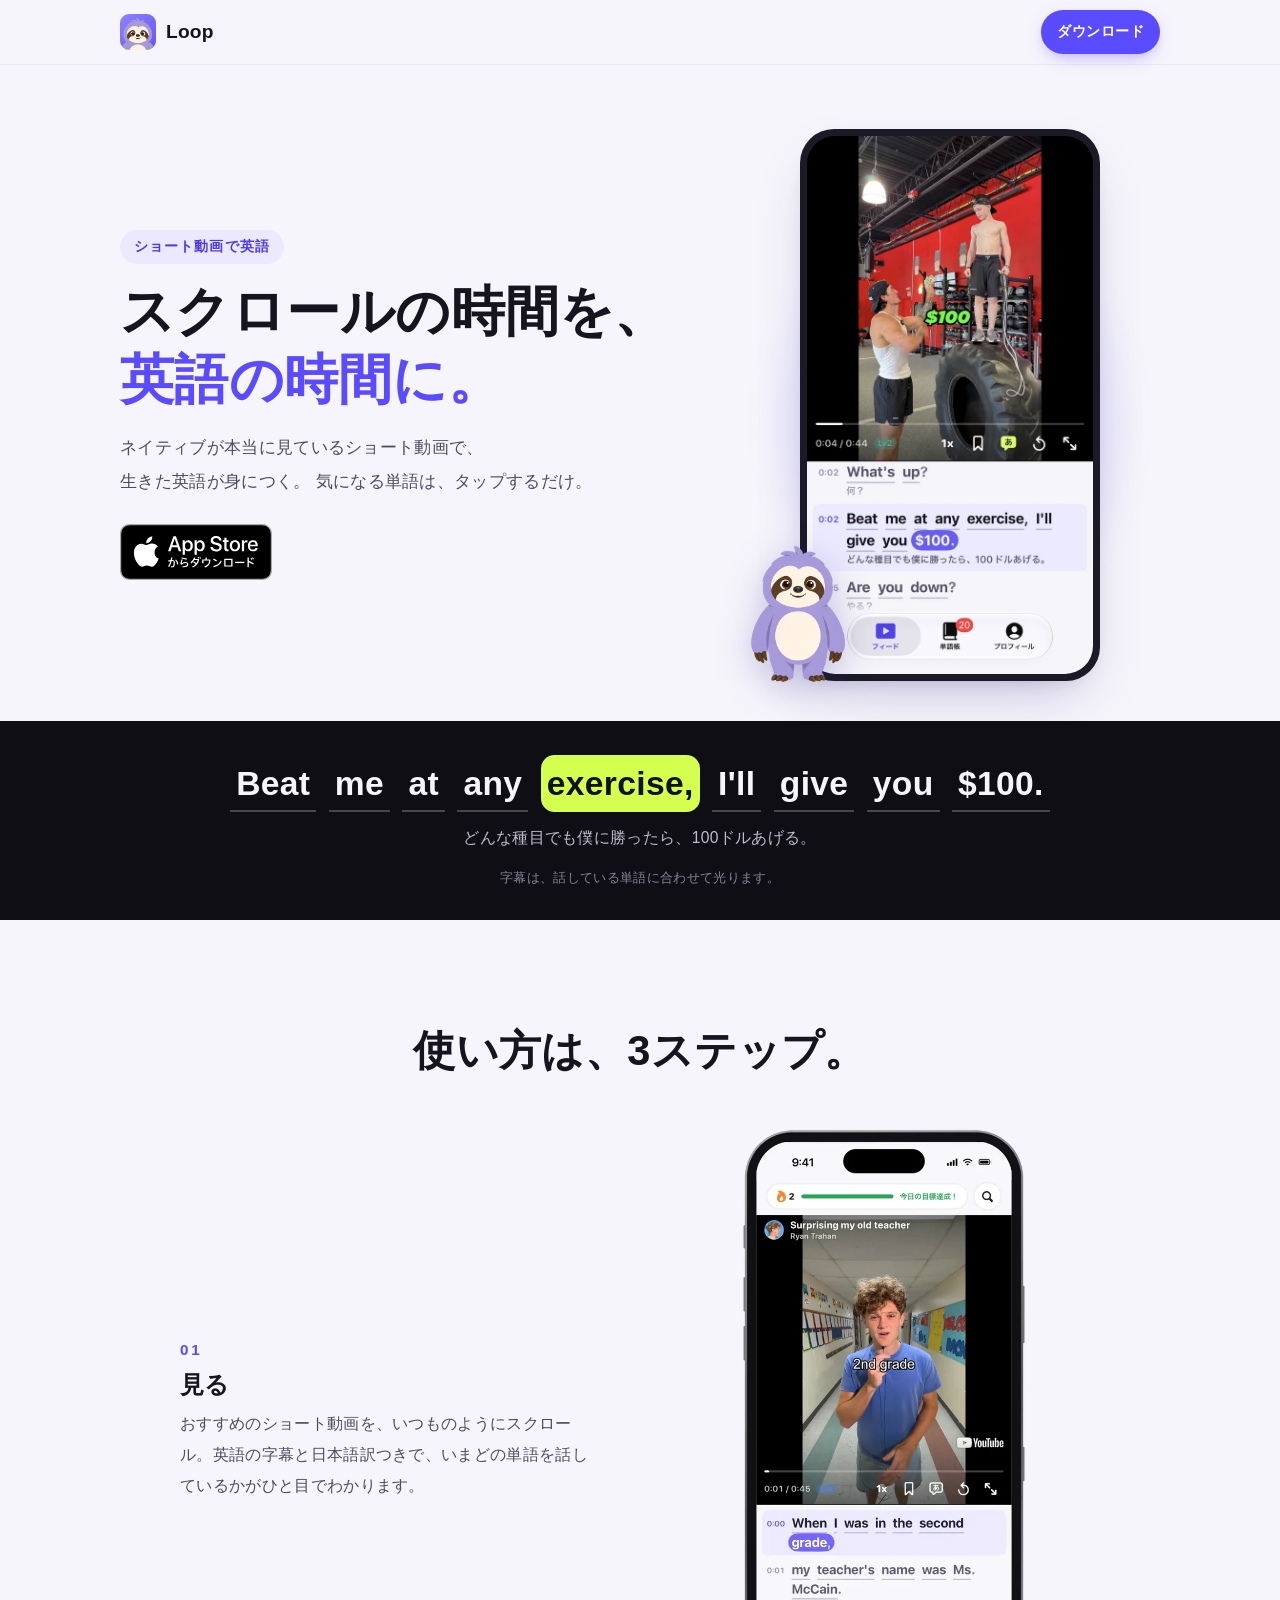
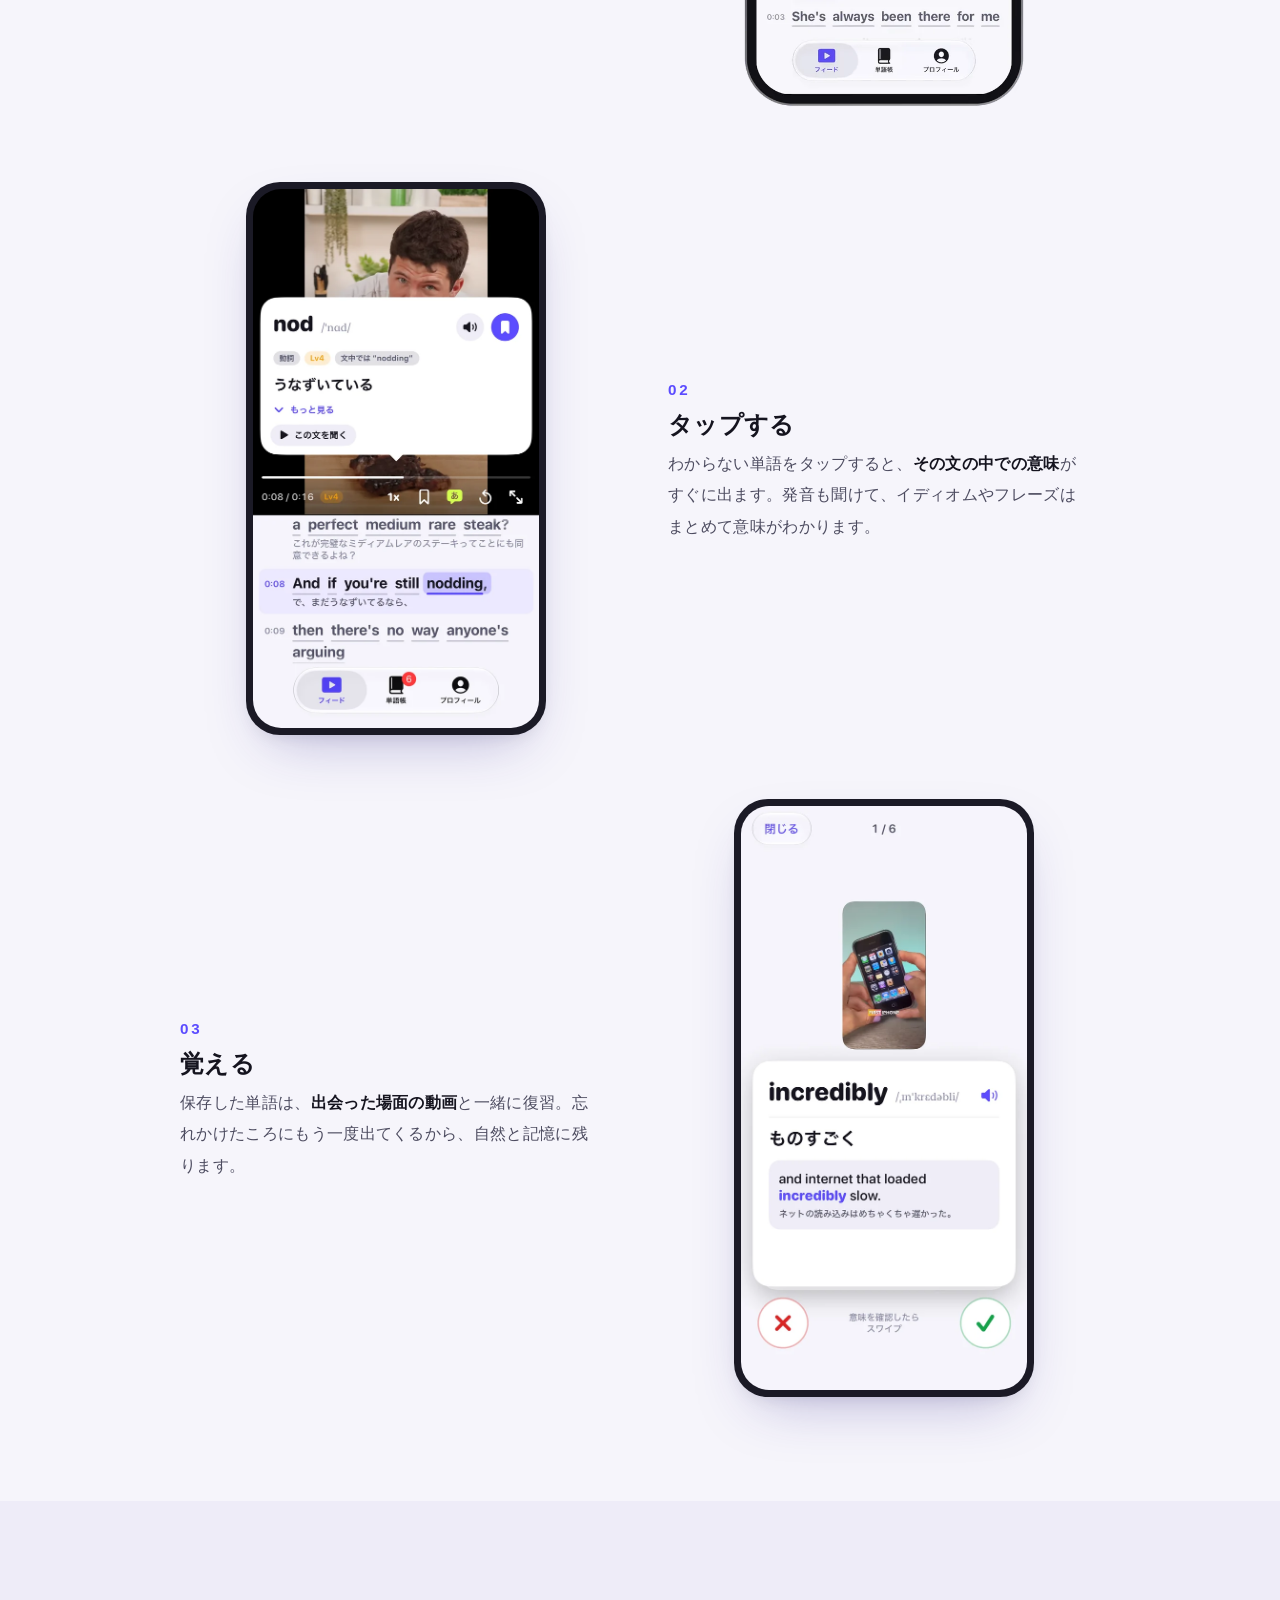
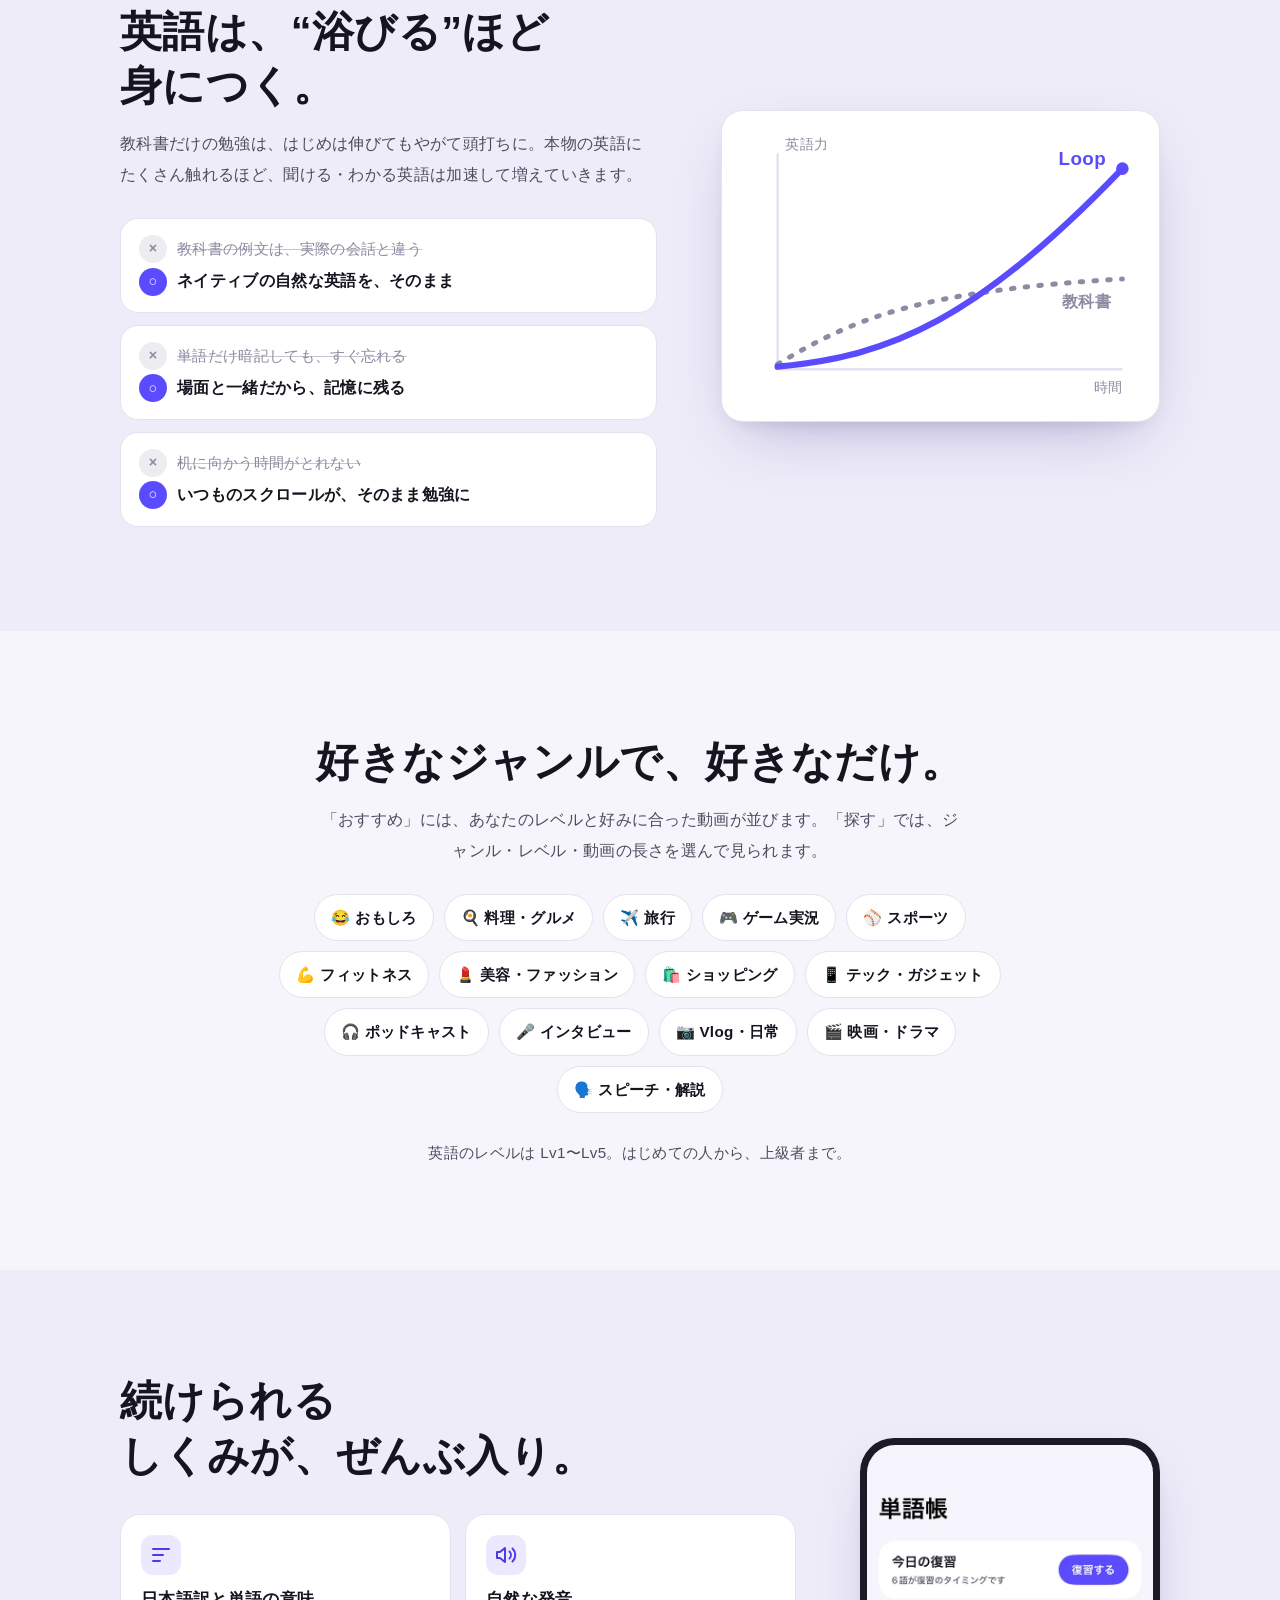
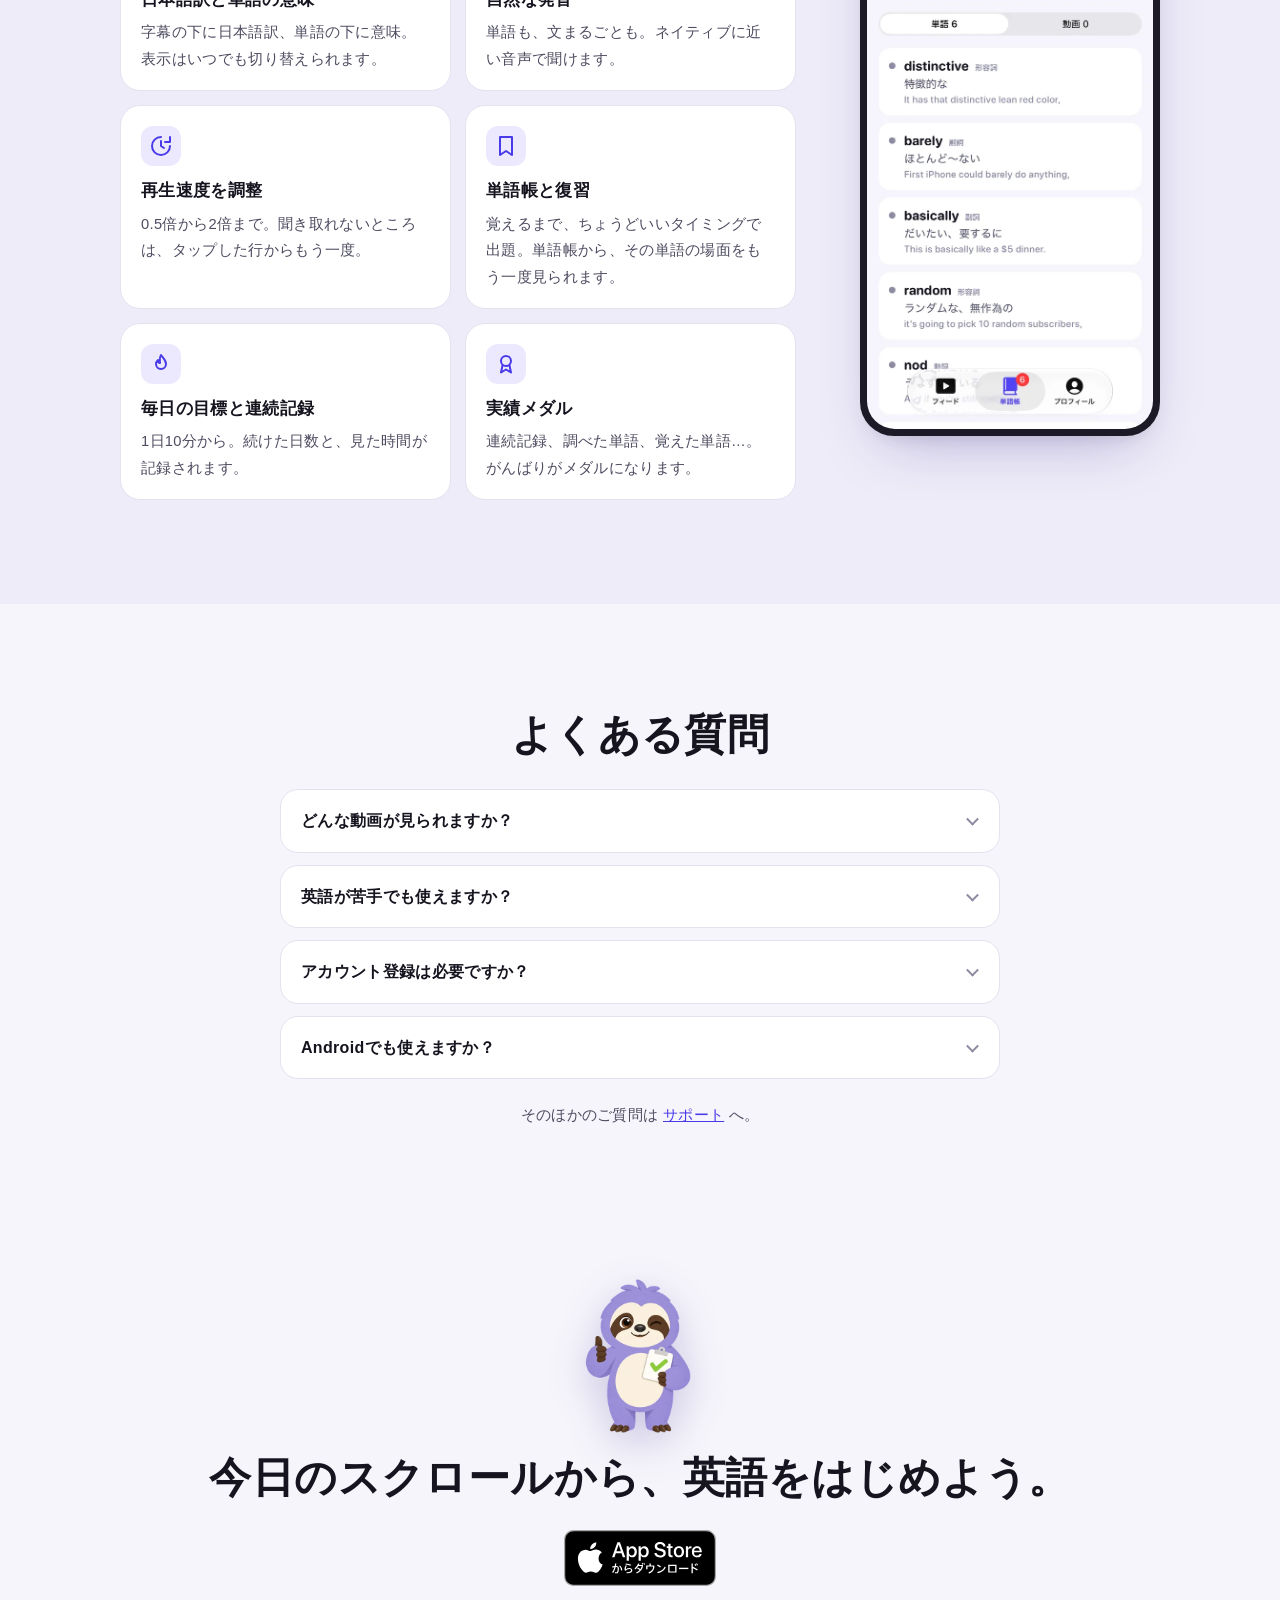
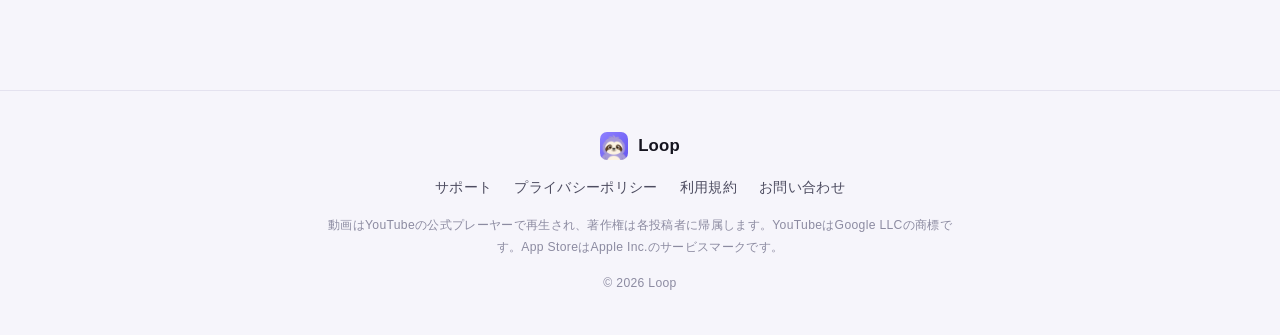
<file: index.html>
<!doctype html>
<html lang="ja">
<head>
<meta charset="utf-8">
<meta name="viewport" content="width=device-width, initial-scale=1, viewport-fit=cover">
<title>Loop — ショート動画で英語｜スクロールの時間を、英語の時間に。</title>
<meta name="description" content="Loopは、ネイティブが本当に見ているショート動画で英語が身につくiPhoneアプリ。字幕の単語をタップすれば、その場面での意味がすぐわかる。保存した単語は、出会った動画の場面と一緒に復習できます。">
<link rel="canonical" href="https://loop-eigo.pages.dev/">
<meta name="theme-color" content="#F6F5FB">
<meta name="color-scheme" content="light">

<!-- Safari on iOS: the native "App Store で見る" banner. -->
<meta name="apple-itunes-app" content="app-id=6817213177">

<link rel="icon" href="assets/favicon.png">
<link rel="apple-touch-icon" href="assets/apple-touch-icon.png">

<meta property="og:type" content="website">
<meta property="og:site_name" content="Loop">
<meta property="og:title" content="Loop — スクロールの時間を、英語の時間に。">
<meta property="og:description" content="ネイティブが見ているショート動画で、英語が身につく。気になる単語は、タップするだけ。">
<meta property="og:url" content="https://loop-eigo.pages.dev/">
<meta property="og:image" content="https://loop-eigo.pages.dev/assets/og.jpg">
<meta property="og:image:width" content="1200">
<meta property="og:image:height" content="630">
<meta property="og:locale" content="ja_JP">
<meta name="twitter:card" content="summary_large_image">

<link rel="preload" as="image" href="assets/shot-feed.webp">
<link rel="stylesheet" href="assets/landing.css">
<script>document.documentElement.classList.add('js')</script>

<script type="application/ld+json">
{
  "@context": "https://schema.org",
  "@type": "MobileApplication",
  "name": "Loop",
  "operatingSystem": "iOS 17.0+",
  "applicationCategory": "EducationalApplication",
  "description": "ネイティブが見ているショート動画で英語が身につくiPhoneアプリ。",
  "url": "https://loop-eigo.pages.dev/",
  "downloadUrl": "https://apps.apple.com/jp/app/id6817213177",
  "image": "https://loop-eigo.pages.dev/assets/icon-256.png"
}
</script>
</head>

<body>
<!-- Every download button goes through get/: it opens the App Store from Instagram's,
     TikTok's or LINE's in-app browser too, and tags the source (ct=site). -->

<header class="top">
  <div class="top__in">
    <a class="brand" href="./" aria-label="Loop ホーム">
      <img src="assets/icon-256.png" width="36" height="36" alt="">
      <span>Loop</span>
    </a>
    <a class="top__cta" href="get/?s=site-header">ダウンロード</a>
  </div>
</header>

<main>

  <!-- ===================================================== Hero -->
  <section class="hero">
    <div class="wrap hero__in">
      <div class="hero__copy">
        <p class="eyebrow">ショート動画で英語</p>
        <h1 class="hero__title">
          <span class="nb">スクロールの時間を、</span><br>
          <span class="nb accent">英語の時間に。</span>
        </h1>
        <p class="lead">
          <span class="nb">ネイティブが本当に見ている</span><span class="nb">ショート動画で、</span><span class="nb">生きた英語が身につく。</span>
          <span class="nb">気になる単語は、</span><span class="nb">タップするだけ。</span>
        </p>
        <div class="get">
          <a class="badge" href="get/?s=site-hero">
            <img src="assets/appstore-badge.svg" width="152" height="56" alt="App Store からダウンロード">
          </a>
        </div>
      </div>

      <div class="hero__visual">
        <div class="glow" aria-hidden="true"></div>
        <figure class="screen screen--hero"><img src="assets/shot-feed.webp" width="600" height="1128" alt="フィード：ショート動画と、単語ごとに光る英語字幕と日本語訳"></figure>
        <img class="hero__sloth" src="assets/mascot.webp" width="480" height="480" alt="">
      </div>
    </div>
  </section>

  <!-- ===================================================== Subtitle demo -->
  <section class="ribbon" aria-label="字幕のイメージ">
    <div class="wrap">
      <div class="karaoke" id="karaoke" aria-hidden="true">
        <span>Beat</span> <span>me</span> <span>at</span> <span>any</span> <span>exercise,</span>
        <span>I'll</span> <span>give</span> <span>you</span> <span>$100.</span>
      </div>
      <p class="karaoke__ja">どんな種目でも僕に勝ったら、100ドルあげる。</p>
      <p class="ribbon__note">字幕は、話している単語に合わせて光ります。</p>
    </div>
  </section>

  <!-- ===================================================== How it works -->
  <section class="steps" id="how">
    <div class="wrap">
      <h2 class="h2"><span class="nb">使い方は、</span><span class="nb">3ステップ。</span></h2>

      <article class="step reveal">
        <div class="step__text">
          <p class="step__num">01</p>
          <h3 class="h3">見る</h3>
          <p>おすすめのショート動画を、いつものようにスクロール。英語の字幕と日本語訳つきで、いまどの単語を話しているかがひと目でわかります。</p>
        </div>
        <!-- The app in use: the founder's recording, rendered with a transparent
             background (HEVC with alpha). Only WebKit plays that with its alpha, so
             landing.js adds the video source there; everywhere else, and with Reduce
             Motion, the still frame (the poster) stays. -->
        <figure class="demo-wrap">
          <video class="demo" id="demo" muted loop playsinline preload="none"
                 poster="assets/demo-poster.webp" width="720" height="1080"
                 aria-label="Loopの画面：動画の字幕の単語をタップして、意味を保存するところ"></video>
        </figure>
      </article>

      <article class="step step--flip reveal">
        <div class="step__text">
          <p class="step__num">02</p>
          <h3 class="h3">タップする</h3>
          <p>わからない単語をタップすると、<strong>その文の中での意味</strong>がすぐに出ます。発音も聞けて、イディオムやフレーズはまとめて意味がわかります。</p>
        </div>
        <figure class="screen"><img src="assets/shot-word.webp" width="600" height="1129" loading="lazy" alt="単語カード：nod（うなずいている）の意味と発音"></figure>
      </article>

      <article class="step reveal">
        <div class="step__text">
          <p class="step__num">03</p>
          <h3 class="h3">覚える</h3>
          <p>保存した単語は、<strong>出会った場面の動画</strong>と一緒に復習。忘れかけたころにもう一度出てくるから、自然と記憶に残ります。</p>
        </div>
        <figure class="screen"><img src="assets/shot-review.webp" width="600" height="1225" loading="lazy" alt="復習：単語の意味と、出会った文、その場面の動画"></figure>
      </article>
    </div>
  </section>

  <!-- ===================================================== Why immersion -->
  <section class="why" id="why">
    <div class="wrap why__in">
      <div class="why__copy reveal">
        <h2 class="h2"><span class="nb">英語は、</span><span class="nb">“浴びる”ほど</span><span class="nb">身につく。</span></h2>
        <p class="sub">教科書だけの勉強は、はじめは伸びてもやがて頭打ちに。本物の英語にたくさん触れるほど、聞ける・わかる英語は加速して増えていきます。</p>
        <ul class="compare">
          <li><span class="x" aria-label="教科書">×</span><span>教科書の例文は、実際の会話と違う</span><span class="o" aria-label="Loop">○</span><span>ネイティブの自然な英語を、そのまま</span></li>
          <li><span class="x" aria-label="教科書">×</span><span>単語だけ暗記しても、すぐ忘れる</span><span class="o" aria-label="Loop">○</span><span>場面と一緒だから、記憶に残る</span></li>
          <li><span class="x" aria-label="教科書">×</span><span>机に向かう時間がとれない</span><span class="o" aria-label="Loop">○</span><span>いつものスクロールが、そのまま勉強に</span></li>
        </ul>
      </div>
      <figure class="chart reveal" aria-label="グラフ：Loopの英語力は時間とともに加速して伸び、教科書は頭打ちになるイメージ">
        <svg viewBox="0 0 320 220" role="img" aria-hidden="true">
          <line class="chart__axis" x1="30" y1="190" x2="305" y2="190"/>
          <line class="chart__axis" x1="30" y1="190" x2="30" y2="18"/>
          <path class="chart__book" d="M30 186 C 90 150, 140 128, 305 118"/>
          <path class="chart__loop" d="M30 188 C 120 180, 190 150, 305 30"/>
          <circle class="chart__dot" cx="305" cy="30" r="5"/>
          <text class="chart__lbl chart__lbl--loop" x="292" y="27" text-anchor="end">Loop</text>
          <text class="chart__lbl" x="296" y="140" text-anchor="end">教科書</text>
          <text class="chart__axis-lbl" x="305" y="208" text-anchor="end">時間</text>
          <text class="chart__axis-lbl" x="36" y="14">英語力</text>
        </svg>
      </figure>
    </div>
  </section>

  <!-- ===================================================== Genres -->
  <section class="genres" id="genres">
    <div class="wrap">
      <h2 class="h2"><span class="nb">好きなジャンルで、</span><span class="nb">好きなだけ。</span></h2>
      <p class="sub center">「おすすめ」には、あなたのレベルと好みに合った動画が並びます。「探す」では、ジャンル・レベル・動画の長さを選んで見られます。</p>
      <ul class="chips" aria-label="ジャンル">
        <li>😂 おもしろ</li><li>🍳 料理・グルメ</li><li>✈️ 旅行</li><li>🎮 ゲーム実況</li>
        <li>⚾️ スポーツ</li><li>💪 フィットネス</li><li>💄 美容・ファッション</li><li>🛍️ ショッピング</li>
        <li>📱 テック・ガジェット</li><li>🎧 ポッドキャスト</li><li>🎤 インタビュー</li><li>📷 Vlog・日常</li>
        <li>🎬 映画・ドラマ</li><li>🗣️ スピーチ・解説</li>
      </ul>
      <p class="genres__note">英語のレベルは Lv1〜Lv5。はじめての人から、上級者まで。</p>
    </div>
  </section>

  <!-- ===================================================== Features -->
  <section class="features" id="features">
    <div class="wrap features__in">
      <div class="features__list">
        <h2 class="h2"><span class="nb">続けられる</span><span class="nb">しくみが、ぜんぶ入り。</span></h2>
        <ul class="grid">
          <li class="feat reveal">
            <svg viewBox="0 0 24 24" aria-hidden="true"><path d="M4 6h16M4 12h10M4 18h7"/></svg>
            <h3>日本語訳と単語の意味</h3><p>字幕の下に日本語訳、単語の下に意味。表示はいつでも切り替えられます。</p>
          </li>
          <li class="feat reveal">
            <svg viewBox="0 0 24 24" aria-hidden="true"><path d="M11 5 6 9H3v6h3l5 4V5zM15.5 8.5a5 5 0 0 1 0 7M18.5 5.5a9 9 0 0 1 0 13"/></svg>
            <h3>自然な発音</h3><p>単語も、文まるごとも。ネイティブに近い音声で聞けます。</p>
          </li>
          <li class="feat reveal">
            <svg viewBox="0 0 24 24" aria-hidden="true"><path d="M12 7v5l3 2M21 12a9 9 0 1 1-9-9"/><path d="M21 3v5h-5"/></svg>
            <h3>再生速度を調整</h3><p>0.5倍から2倍まで。聞き取れないところは、タップした行からもう一度。</p>
          </li>
          <li class="feat reveal">
            <svg viewBox="0 0 24 24" aria-hidden="true"><path d="M6 3h12v18l-6-4-6 4z"/></svg>
            <h3>単語帳と復習</h3><p>覚えるまで、ちょうどいいタイミングで出題。単語帳から、その単語の場面をもう一度見られます。</p>
          </li>
          <li class="feat reveal">
            <svg viewBox="0 0 24 24" aria-hidden="true"><path d="M12 3c2 3 5 5 5 9a5 5 0 0 1-10 0c0-2 1-3 2-4 0 2 1 3 2 3 0-3-1-5 1-8z"/></svg>
            <h3>毎日の目標と連続記録</h3><p>1日10分から。続けた日数と、見た時間が記録されます。</p>
          </li>
          <li class="feat reveal">
            <svg viewBox="0 0 24 24" aria-hidden="true"><circle cx="12" cy="9" r="5"/><path d="m8.5 13.5-1.5 7 5-3 5 3-1.5-7"/></svg>
            <h3>実績メダル</h3><p>連続記録、調べた単語、覚えた単語…。がんばりがメダルになります。</p>
          </li>
        </ul>
      </div>
      <figure class="screen screen--side reveal"><img src="assets/shot-vocab.webp" width="600" height="1225" loading="lazy" alt="単語帳：今日の復習と、保存した単語の一覧"></figure>
    </div>
  </section>

  <!-- ===================================================== FAQ -->
  <section class="faq" id="faq">
    <div class="wrap wrap--narrow">
      <h2 class="h2 center">よくある質問</h2>
      <details>
        <summary>どんな動画が見られますか？</summary>
        <p>YouTubeで人気のショート動画や、長い動画から切り出した短いクリップです。おもしろ動画、料理、旅行、ゲーム、スポーツ、ドラマ、インタビューなど、ネイティブが実際に見ている動画を選んでいます。動画はYouTubeの公式プレーヤーで再生されます。</p>
      </details>
      <details>
        <summary>英語が苦手でも使えますか？</summary>
        <p>はい。動画はLv1〜Lv5のレベルに分かれていて、日本語訳を表示したり、再生速度を落としたりできます。わからない単語はタップすれば、その場面での意味がわかります。</p>
      </details>
      <details>
        <summary>アカウント登録は必要ですか？</summary>
        <p>必要ありません。保存した単語や学習の記録は、お使いのiPhoneの中に保存されます。</p>
      </details>
      <details>
        <summary>Androidでも使えますか？</summary>
        <p>Android版は、ただいま準備中です。いまはiPhone（iOS 17以降）でご利用いただけます。</p>
      </details>
      <p class="faq__more">そのほかのご質問は <a href="support/">サポート</a> へ。</p>
    </div>
  </section>

  <!-- ===================================================== Final call -->
  <section class="final">
    <div class="wrap final__in">
      <img class="final__sloth" src="assets/mascotplan.webp" width="480" height="480" loading="lazy" alt="">
      <h2 class="h2"><span class="nb">今日のスクロールから、</span><span class="nb">英語をはじめよう。</span></h2>
      <a class="badge" href="get/?s=site-footer">
        <img src="assets/appstore-badge.svg" width="152" height="56" alt="App Store からダウンロード">
      </a>
    </div>
  </section>

</main>

<footer class="foot">
  <div class="wrap foot__in">
    <a class="brand" href="./"><img src="assets/icon-256.png" width="28" height="28" alt=""><span>Loop</span></a>
    <nav class="foot__nav" aria-label="サイト">
      <a href="support/">サポート</a>
      <a href="privacy/">プライバシーポリシー</a>
      <a href="terms/">利用規約</a>
      <a href="mailto:vdose.app@gmail.com">お問い合わせ</a>
    </nav>
    <p class="foot__fine">動画はYouTubeの公式プレーヤーで再生され、著作権は各投稿者に帰属します。YouTubeはGoogle LLCの商標です。App StoreはApple Inc.のサービスマークです。</p>
    <p class="foot__fine">© 2026 Loop</p>
  </div>
</footer>

<script src="assets/landing.js" defer></script>
</body>
</html>
</file>
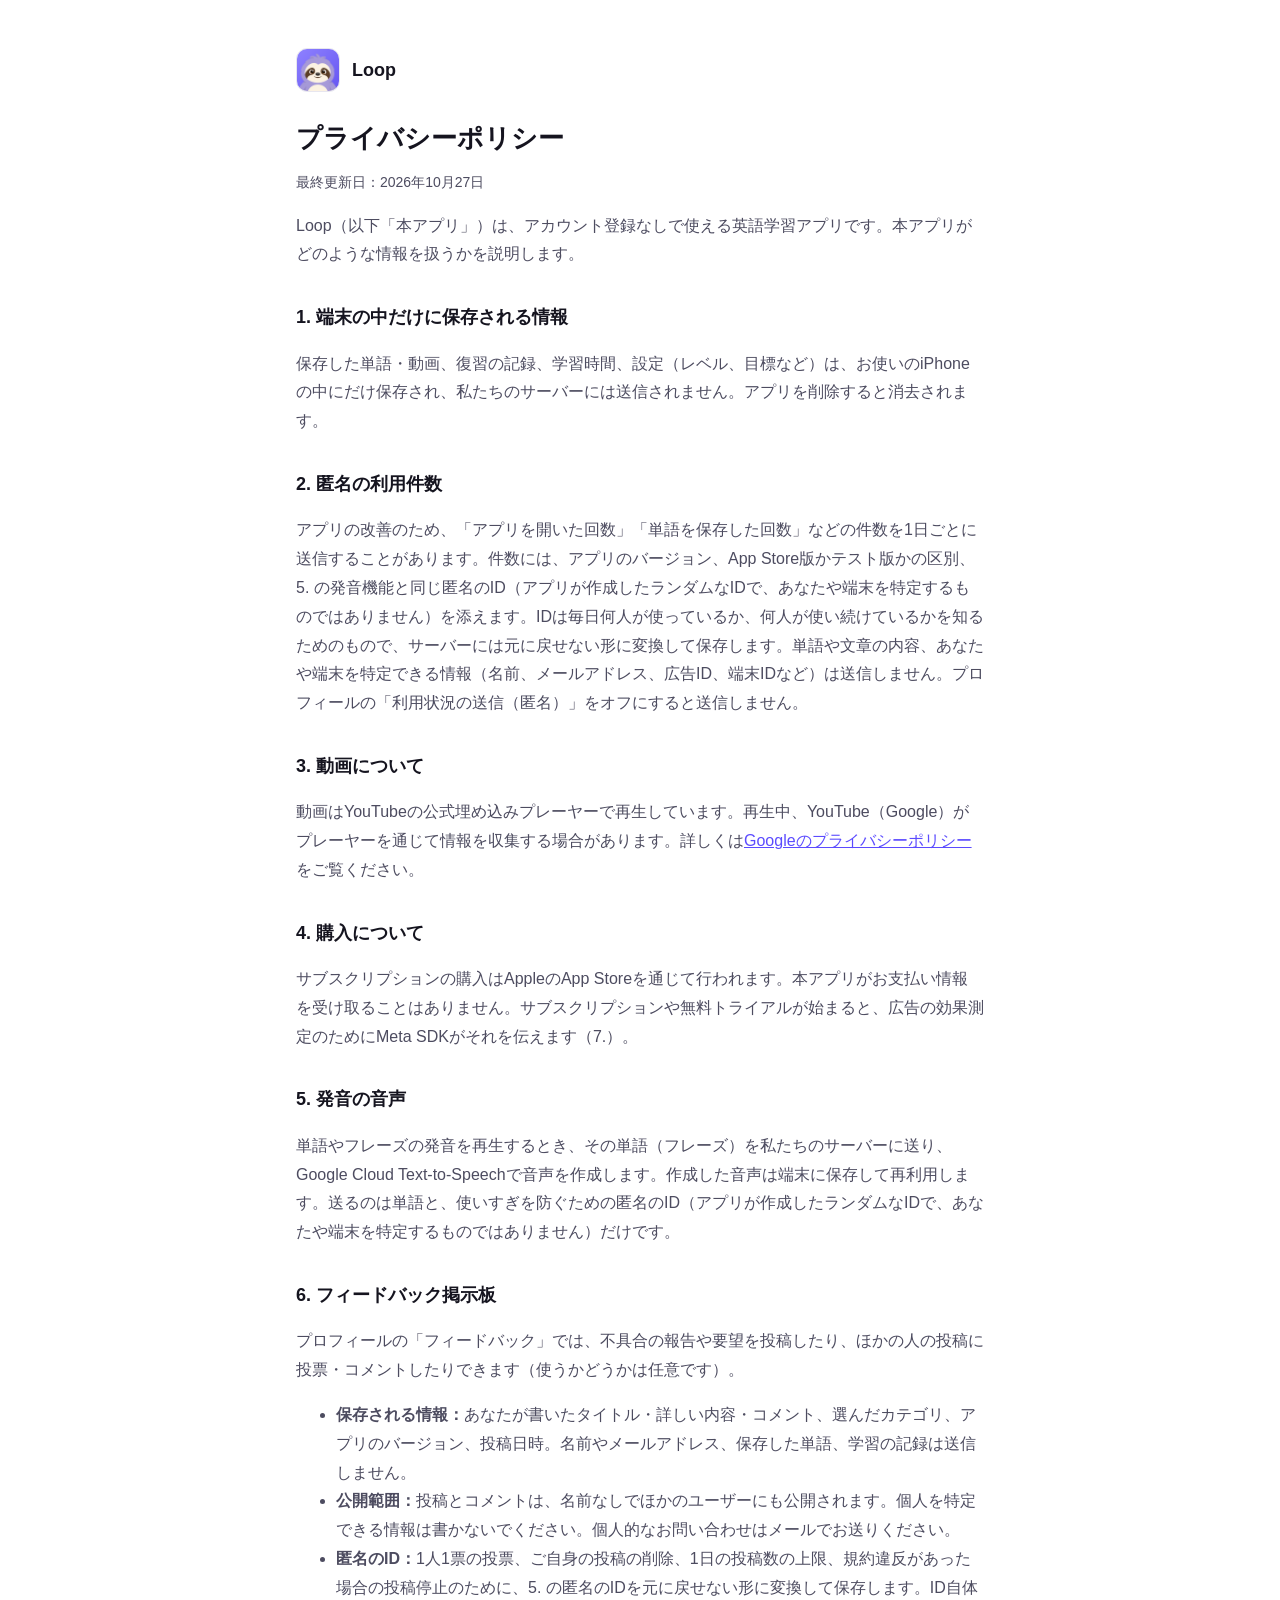
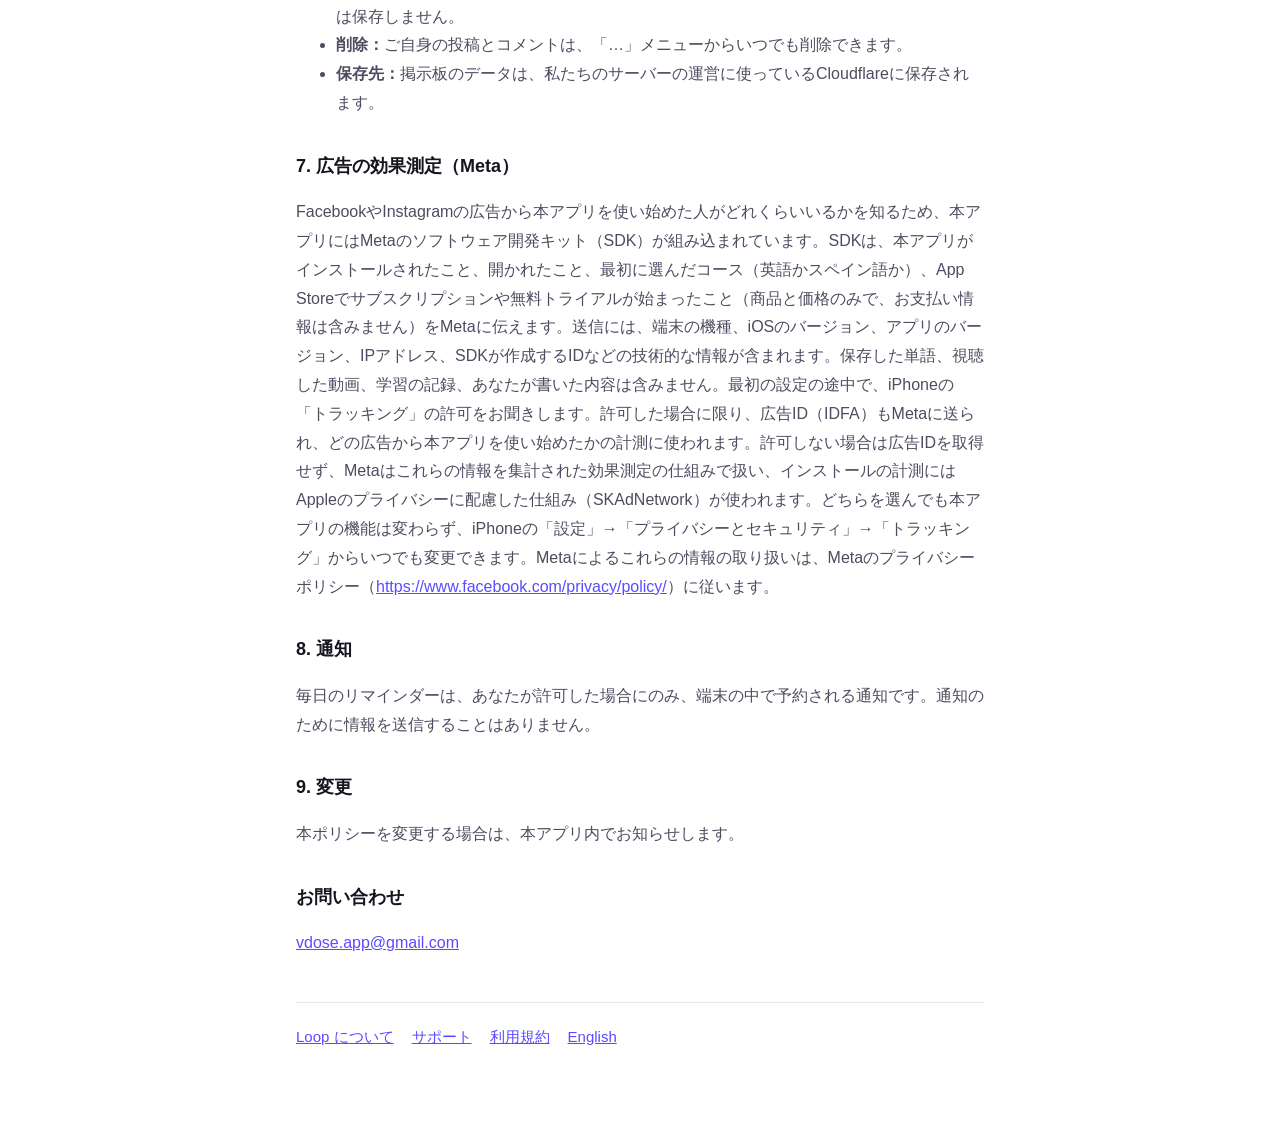
<file: privacy/index.html>
<!doctype html>
<html lang="ja">
<head>
<meta charset="utf-8">
<meta name="viewport" content="width=device-width, initial-scale=1">
<title>プライバシーポリシー — Loop</title>
<link rel="stylesheet" href="../style.css">
<link rel="icon" href="../assets/favicon.png">
<link rel="apple-touch-icon" href="../assets/apple-touch-icon.png">
</head>
<body>
<main>
<header><img src="../icon.png" alt=""><a href="../">Loop</a></header>
<h1>プライバシーポリシー</h1>
<p class="updated">最終更新日：2026年10月27日</p>
<p>Loop（以下「本アプリ」）は、アカウント登録なしで使える英語学習アプリです。本アプリがどのような情報を扱うかを説明します。</p>

<h2>1. 端末の中だけに保存される情報</h2>
<p>保存した単語・動画、復習の記録、学習時間、設定（レベル、目標など）は、お使いのiPhoneの中にだけ保存され、私たちのサーバーには送信されません。アプリを削除すると消去されます。</p>

<h2>2. 匿名の利用件数</h2>
<p>アプリの改善のため、「アプリを開いた回数」「単語を保存した回数」などの件数を1日ごとに送信することがあります。件数には、アプリのバージョン、App Store版かテスト版かの区別、5. の発音機能と同じ匿名のID（アプリが作成したランダムなIDで、あなたや端末を特定するものではありません）を添えます。IDは毎日何人が使っているか、何人が使い続けているかを知るためのもので、サーバーには元に戻せない形に変換して保存します。単語や文章の内容、あなたや端末を特定できる情報（名前、メールアドレス、広告ID、端末IDなど）は送信しません。プロフィールの「利用状況の送信（匿名）」をオフにすると送信しません。</p>

<h2>3. 動画について</h2>
<p>動画はYouTubeの公式埋め込みプレーヤーで再生しています。再生中、YouTube（Google）がプレーヤーを通じて情報を収集する場合があります。詳しくは<a href="https://policies.google.com/privacy">Googleのプライバシーポリシー</a>をご覧ください。</p>

<h2>4. 購入について</h2>
<p>サブスクリプションの購入はAppleのApp Storeを通じて行われます。本アプリがお支払い情報を受け取ることはありません。サブスクリプションや無料トライアルが始まると、広告の効果測定のためにMeta SDKがそれを伝えます（7.）。</p>

<h2>5. 発音の音声</h2>
<p>単語やフレーズの発音を再生するとき、その単語（フレーズ）を私たちのサーバーに送り、Google Cloud Text-to-Speechで音声を作成します。作成した音声は端末に保存して再利用します。送るのは単語と、使いすぎを防ぐための匿名のID（アプリが作成したランダムなIDで、あなたや端末を特定するものではありません）だけです。</p>

<h2>6. フィードバック掲示板</h2>
<p>プロフィールの「フィードバック」では、不具合の報告や要望を投稿したり、ほかの人の投稿に投票・コメントしたりできます（使うかどうかは任意です）。</p>
<ul>
<li><strong>保存される情報：</strong>あなたが書いたタイトル・詳しい内容・コメント、選んだカテゴリ、アプリのバージョン、投稿日時。名前やメールアドレス、保存した単語、学習の記録は送信しません。</li>
<li><strong>公開範囲：</strong>投稿とコメントは、名前なしでほかのユーザーにも公開されます。個人を特定できる情報は書かないでください。個人的なお問い合わせはメールでお送りください。</li>
<li><strong>匿名のID：</strong>1人1票の投票、ご自身の投稿の削除、1日の投稿数の上限、規約違反があった場合の投稿停止のために、5. の匿名のIDを元に戻せない形に変換して保存します。ID自体は保存しません。</li>
<li><strong>削除：</strong>ご自身の投稿とコメントは、「…」メニューからいつでも削除できます。</li>
<li><strong>保存先：</strong>掲示板のデータは、私たちのサーバーの運営に使っているCloudflareに保存されます。</li>
</ul>

<h2>7. 広告の効果測定（Meta）</h2>
<p>FacebookやInstagramの広告から本アプリを使い始めた人がどれくらいいるかを知るため、本アプリにはMetaのソフトウェア開発キット（SDK）が組み込まれています。SDKは、本アプリがインストールされたこと、開かれたこと、最初に選んだコース（英語かスペイン語か）、App Storeでサブスクリプションや無料トライアルが始まったこと（商品と価格のみで、お支払い情報は含みません）をMetaに伝えます。送信には、端末の機種、iOSのバージョン、アプリのバージョン、IPアドレス、SDKが作成するIDなどの技術的な情報が含まれます。保存した単語、視聴した動画、学習の記録、あなたが書いた内容は含みません。最初の設定の途中で、iPhoneの「トラッキング」の許可をお聞きします。許可した場合に限り、広告ID（IDFA）もMetaに送られ、どの広告から本アプリを使い始めたかの計測に使われます。許可しない場合は広告IDを取得せず、Metaはこれらの情報を集計された効果測定の仕組みで扱い、インストールの計測にはAppleのプライバシーに配慮した仕組み（SKAdNetwork）が使われます。どちらを選んでも本アプリの機能は変わらず、iPhoneの「設定」→「プライバシーとセキュリティ」→「トラッキング」からいつでも変更できます。Metaによるこれらの情報の取り扱いは、Metaのプライバシーポリシー（<a href="https://www.facebook.com/privacy/policy/">https://www.facebook.com/privacy/policy/</a>）に従います。</p>

<h2>8. 通知</h2>
<p>毎日のリマインダーは、あなたが許可した場合にのみ、端末の中で予約される通知です。通知のために情報を送信することはありません。</p>

<h2>9. 変更</h2>
<p>本ポリシーを変更する場合は、本アプリ内でお知らせします。</p>

<h2>お問い合わせ</h2>
<p><a href="mailto:vdose.app@gmail.com">vdose.app@gmail.com</a></p>

<nav><a href="../">Loop について</a><a href="../support/">サポート</a><a href="../terms/">利用規約</a><a href="../en/privacy/">English</a></nav>
</main>
</body>
</html>
</file>
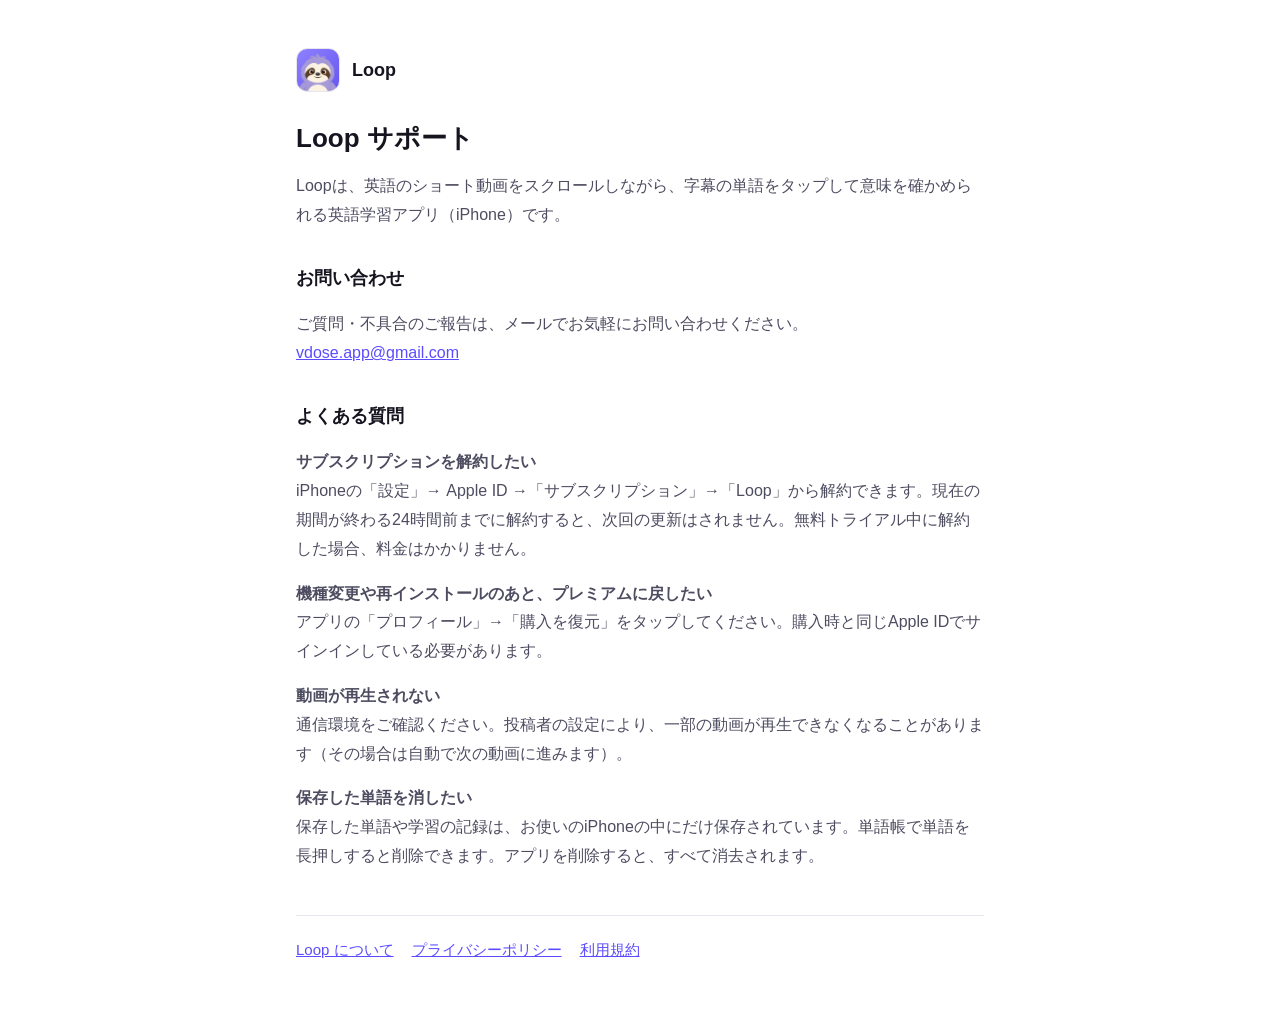
<file: support/index.html>
<!doctype html>
<html lang="ja">
<head>
<meta charset="utf-8">
<meta name="viewport" content="width=device-width, initial-scale=1">
<title>サポート — Loop</title>
<link rel="stylesheet" href="../style.css">
<link rel="icon" href="../assets/favicon.png">
<link rel="apple-touch-icon" href="../assets/apple-touch-icon.png">
</head>
<body>
<main>
<header><img src="../icon.png" alt=""><a href="../">Loop</a></header>
<h1>Loop サポート</h1>
<p>Loopは、英語のショート動画をスクロールしながら、字幕の単語をタップして意味を確かめられる英語学習アプリ（iPhone）です。</p>

<h2>お問い合わせ</h2>
<p>ご質問・不具合のご報告は、メールでお気軽にお問い合わせください。<br>
<a href="mailto:vdose.app@gmail.com">vdose.app@gmail.com</a></p>

<h2>よくある質問</h2>
<p><strong>サブスクリプションを解約したい</strong><br>
iPhoneの「設定」→ Apple ID →「サブスクリプション」→「Loop」から解約できます。現在の期間が終わる24時間前までに解約すると、次回の更新はされません。無料トライアル中に解約した場合、料金はかかりません。</p>
<p><strong>機種変更や再インストールのあと、プレミアムに戻したい</strong><br>
アプリの「プロフィール」→「購入を復元」をタップしてください。購入時と同じApple IDでサインインしている必要があります。</p>
<p><strong>動画が再生されない</strong><br>
通信環境をご確認ください。投稿者の設定により、一部の動画が再生できなくなることがあります（その場合は自動で次の動画に進みます）。</p>
<p><strong>保存した単語を消したい</strong><br>
保存した単語や学習の記録は、お使いのiPhoneの中にだけ保存されています。単語帳で単語を長押しすると削除できます。アプリを削除すると、すべて消去されます。</p>

<nav><a href="../">Loop について</a><a href="../privacy/">プライバシーポリシー</a><a href="../terms/">利用規約</a></nav>
</main>
</body>
</html>
</file>
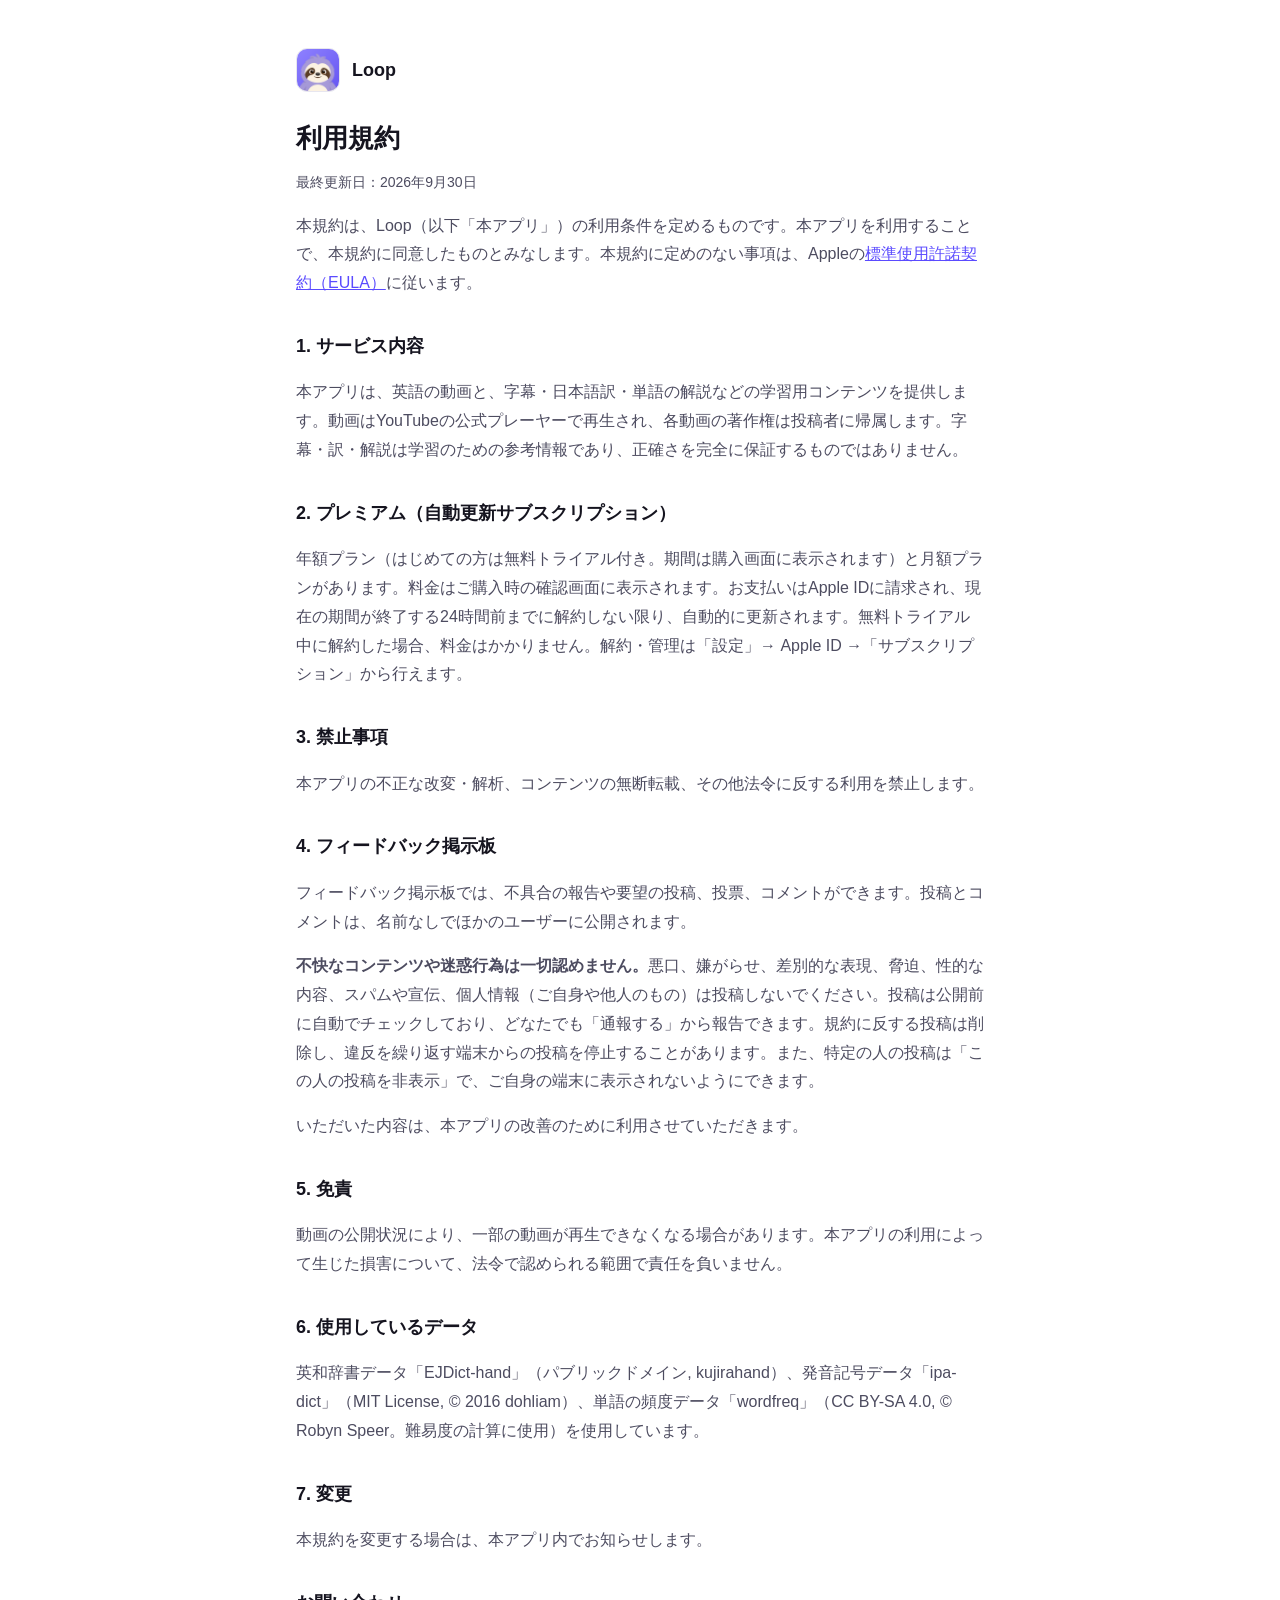
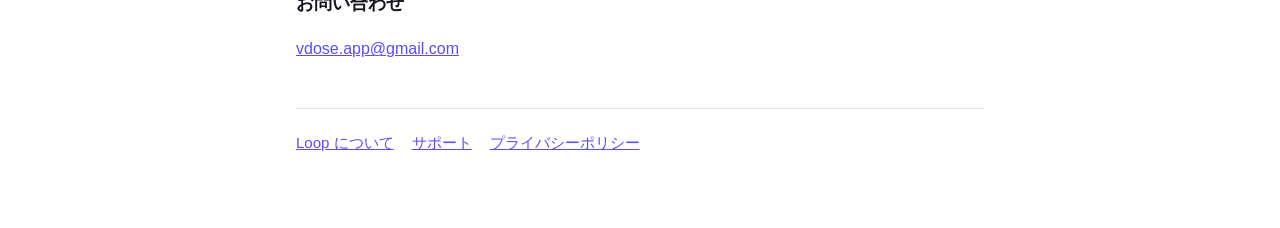
<file: terms/index.html>
<!doctype html>
<html lang="ja">
<head>
<meta charset="utf-8">
<meta name="viewport" content="width=device-width, initial-scale=1">
<title>利用規約 — Loop</title>
<link rel="stylesheet" href="../style.css">
<link rel="icon" href="../assets/favicon.png">
<link rel="apple-touch-icon" href="../assets/apple-touch-icon.png">
</head>
<body>
<main>
<header><img src="../icon.png" alt=""><a href="../">Loop</a></header>
<h1>利用規約</h1>
<p class="updated">最終更新日：2026年9月30日</p>
<p>本規約は、Loop（以下「本アプリ」）の利用条件を定めるものです。本アプリを利用することで、本規約に同意したものとみなします。本規約に定めのない事項は、Appleの<a href="https://www.apple.com/legal/internet-services/itunes/dev/stdeula/">標準使用許諾契約（EULA）</a>に従います。</p>

<h2>1. サービス内容</h2>
<p>本アプリは、英語の動画と、字幕・日本語訳・単語の解説などの学習用コンテンツを提供します。動画はYouTubeの公式プレーヤーで再生され、各動画の著作権は投稿者に帰属します。字幕・訳・解説は学習のための参考情報であり、正確さを完全に保証するものではありません。</p>

<h2>2. プレミアム（自動更新サブスクリプション）</h2>
<p>年額プラン（はじめての方は無料トライアル付き。期間は購入画面に表示されます）と月額プランがあります。料金はご購入時の確認画面に表示されます。お支払いはApple IDに請求され、現在の期間が終了する24時間前までに解約しない限り、自動的に更新されます。無料トライアル中に解約した場合、料金はかかりません。解約・管理は「設定」→ Apple ID →「サブスクリプション」から行えます。</p>

<h2>3. 禁止事項</h2>
<p>本アプリの不正な改変・解析、コンテンツの無断転載、その他法令に反する利用を禁止します。</p>

<h2>4. フィードバック掲示板</h2>
<p>フィードバック掲示板では、不具合の報告や要望の投稿、投票、コメントができます。投稿とコメントは、名前なしでほかのユーザーに公開されます。</p>
<p><strong>不快なコンテンツや迷惑行為は一切認めません。</strong>悪口、嫌がらせ、差別的な表現、脅迫、性的な内容、スパムや宣伝、個人情報（ご自身や他人のもの）は投稿しないでください。投稿は公開前に自動でチェックしており、どなたでも「通報する」から報告できます。規約に反する投稿は削除し、違反を繰り返す端末からの投稿を停止することがあります。また、特定の人の投稿は「この人の投稿を非表示」で、ご自身の端末に表示されないようにできます。</p>
<p>いただいた内容は、本アプリの改善のために利用させていただきます。</p>

<h2>5. 免責</h2>
<p>動画の公開状況により、一部の動画が再生できなくなる場合があります。本アプリの利用によって生じた損害について、法令で認められる範囲で責任を負いません。</p>

<h2>6. 使用しているデータ</h2>
<p>英和辞書データ「EJDict-hand」（パブリックドメイン, kujirahand）、発音記号データ「ipa-dict」（MIT License, © 2016 dohliam）、単語の頻度データ「wordfreq」（CC BY-SA 4.0, © Robyn Speer。難易度の計算に使用）を使用しています。</p>

<h2>7. 変更</h2>
<p>本規約を変更する場合は、本アプリ内でお知らせします。</p>

<h2>お問い合わせ</h2>
<p><a href="mailto:vdose.app@gmail.com">vdose.app@gmail.com</a></p>

<nav><a href="../">Loop について</a><a href="../support/">サポート</a><a href="../privacy/">プライバシーポリシー</a></nav>
</main>
</body>
</html>
</file>
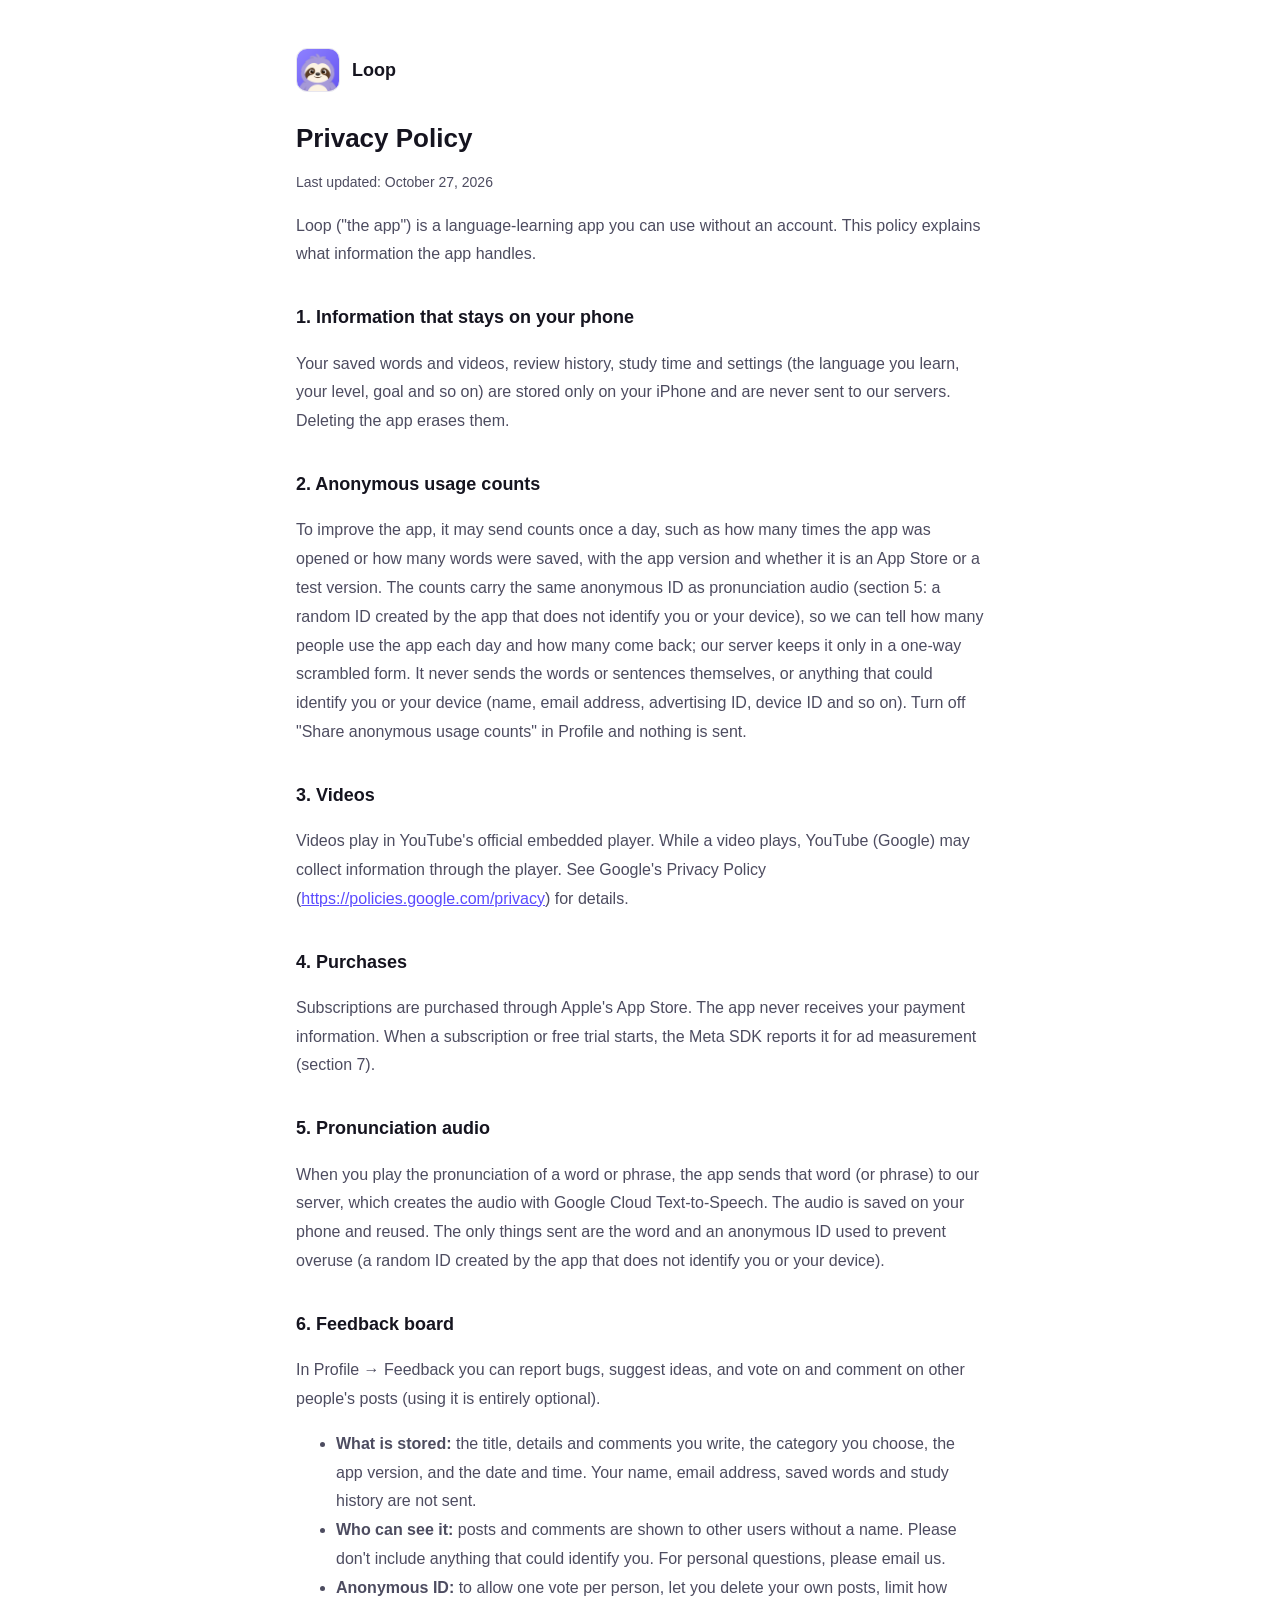
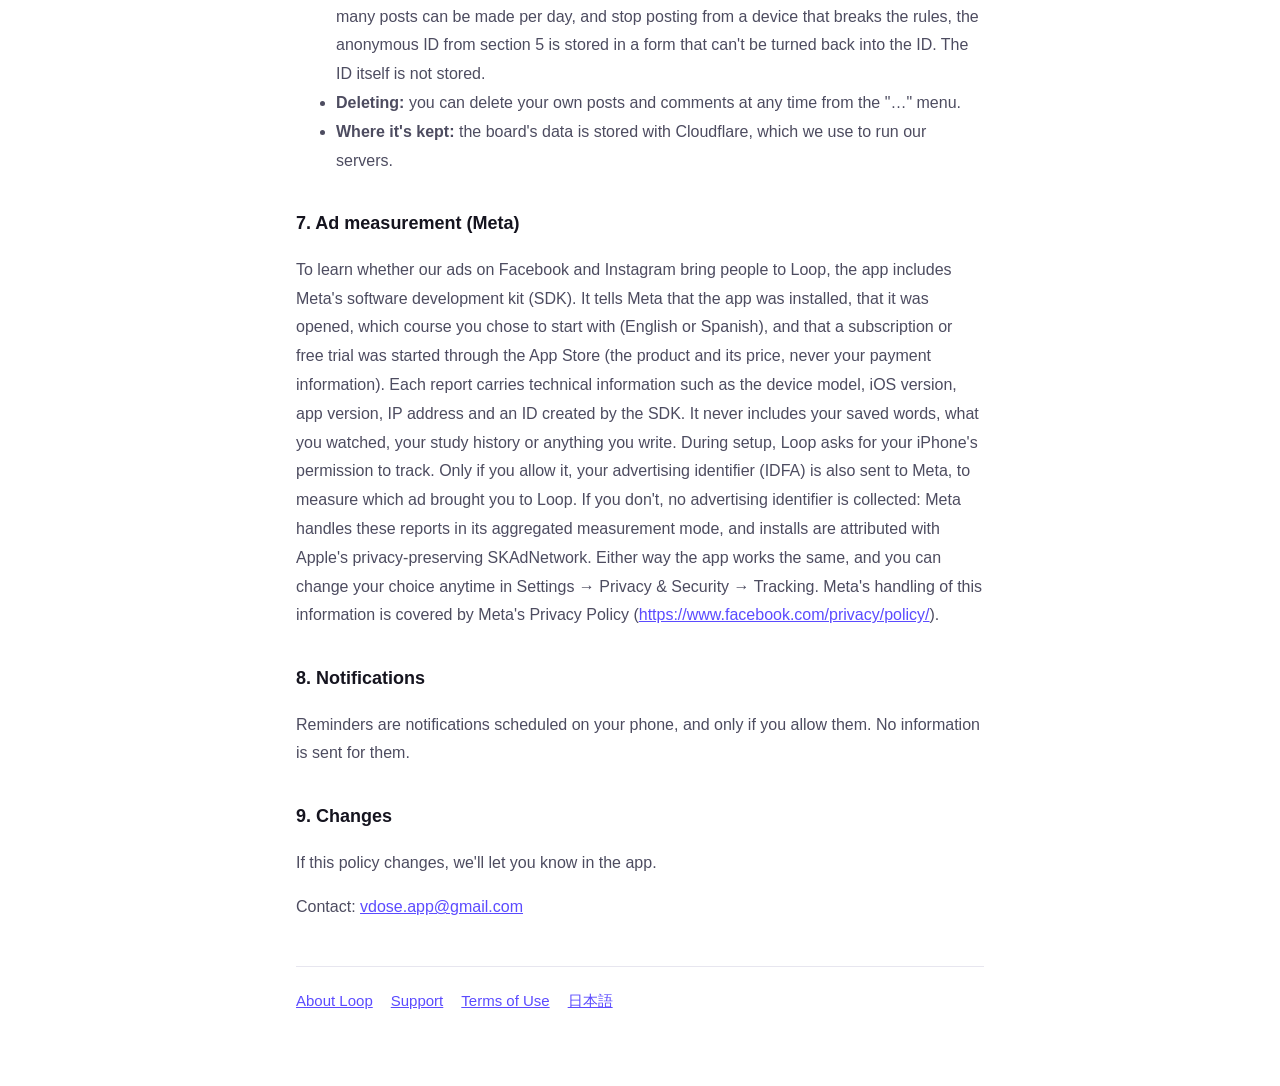
<file: en/privacy/index.html>
<!doctype html>
<html lang="en">
<head>
<meta charset="utf-8">
<meta name="viewport" content="width=device-width, initial-scale=1">
<title>Privacy Policy — Loop</title>
<link rel="stylesheet" href="../../style.css">
<link rel="icon" href="../../assets/favicon.png">
<link rel="apple-touch-icon" href="../../assets/apple-touch-icon.png">
</head>
<body>
<main>
<header><img src="../../icon.png" alt=""><a href="../../">Loop</a></header>
<h1>Privacy Policy</h1>
<p class="updated">Last updated: October 27, 2026</p>
<p>Loop ("the app") is a language-learning app you can use without an account. This policy explains what information the app handles.</p>

<h2>1. Information that stays on your phone</h2>
<p>Your saved words and videos, review history, study time and settings (the language you learn, your level, goal and so on) are stored only on your iPhone and are never sent to our servers. Deleting the app erases them.</p>

<h2>2. Anonymous usage counts</h2>
<p>To improve the app, it may send counts once a day, such as how many times the app was opened or how many words were saved, with the app version and whether it is an App Store or a test version. The counts carry the same anonymous ID as pronunciation audio (section 5: a random ID created by the app that does not identify you or your device), so we can tell how many people use the app each day and how many come back; our server keeps it only in a one-way scrambled form. It never sends the words or sentences themselves, or anything that could identify you or your device (name, email address, advertising ID, device ID and so on). Turn off "Share anonymous usage counts" in Profile and nothing is sent.</p>

<h2>3. Videos</h2>
<p>Videos play in YouTube's official embedded player. While a video plays, YouTube (Google) may collect information through the player. See Google's Privacy Policy (<a href="https://policies.google.com/privacy">https://policies.google.com/privacy</a>) for details.</p>

<h2>4. Purchases</h2>
<p>Subscriptions are purchased through Apple's App Store. The app never receives your payment information. When a subscription or free trial starts, the Meta SDK reports it for ad measurement (section 7).</p>

<h2>5. Pronunciation audio</h2>
<p>When you play the pronunciation of a word or phrase, the app sends that word (or phrase) to our server, which creates the audio with Google Cloud Text-to-Speech. The audio is saved on your phone and reused. The only things sent are the word and an anonymous ID used to prevent overuse (a random ID created by the app that does not identify you or your device).</p>

<h2>6. Feedback board</h2>
<p>In Profile → Feedback you can report bugs, suggest ideas, and vote on and comment on other people's posts (using it is entirely optional).</p>
<ul>
<li><strong>What is stored:</strong> the title, details and comments you write, the category you choose, the app version, and the date and time. Your name, email address, saved words and study history are not sent.</li>
<li><strong>Who can see it:</strong> posts and comments are shown to other users without a name. Please don't include anything that could identify you. For personal questions, please email us.</li>
<li><strong>Anonymous ID:</strong> to allow one vote per person, let you delete your own posts, limit how many posts can be made per day, and stop posting from a device that breaks the rules, the anonymous ID from section 5 is stored in a form that can't be turned back into the ID. The ID itself is not stored.</li>
<li><strong>Deleting:</strong> you can delete your own posts and comments at any time from the "…" menu.</li>
<li><strong>Where it's kept:</strong> the board's data is stored with Cloudflare, which we use to run our servers.</li>
</ul>

<h2>7. Ad measurement (Meta)</h2>
<p>To learn whether our ads on Facebook and Instagram bring people to Loop, the app includes Meta's software development kit (SDK). It tells Meta that the app was installed, that it was opened, which course you chose to start with (English or Spanish), and that a subscription or free trial was started through the App Store (the product and its price, never your payment information). Each report carries technical information such as the device model, iOS version, app version, IP address and an ID created by the SDK. It never includes your saved words, what you watched, your study history or anything you write. During setup, Loop asks for your iPhone's permission to track. Only if you allow it, your advertising identifier (IDFA) is also sent to Meta, to measure which ad brought you to Loop. If you don't, no advertising identifier is collected: Meta handles these reports in its aggregated measurement mode, and installs are attributed with Apple's privacy-preserving SKAdNetwork. Either way the app works the same, and you can change your choice anytime in Settings → Privacy & Security → Tracking. Meta's handling of this information is covered by Meta's Privacy Policy (<a href="https://www.facebook.com/privacy/policy/">https://www.facebook.com/privacy/policy/</a>).</p>

<h2>8. Notifications</h2>
<p>Reminders are notifications scheduled on your phone, and only if you allow them. No information is sent for them.</p>

<h2>9. Changes</h2>
<p>If this policy changes, we'll let you know in the app.</p>
<p>Contact: <a href="mailto:vdose.app@gmail.com">vdose.app@gmail.com</a></p>

<nav><a href="../../">About Loop</a><a href="../../support/">Support</a><a href="../terms/">Terms of Use</a><a href="../../privacy/">日本語</a></nav>
</main>
</body>
</html>
</file>
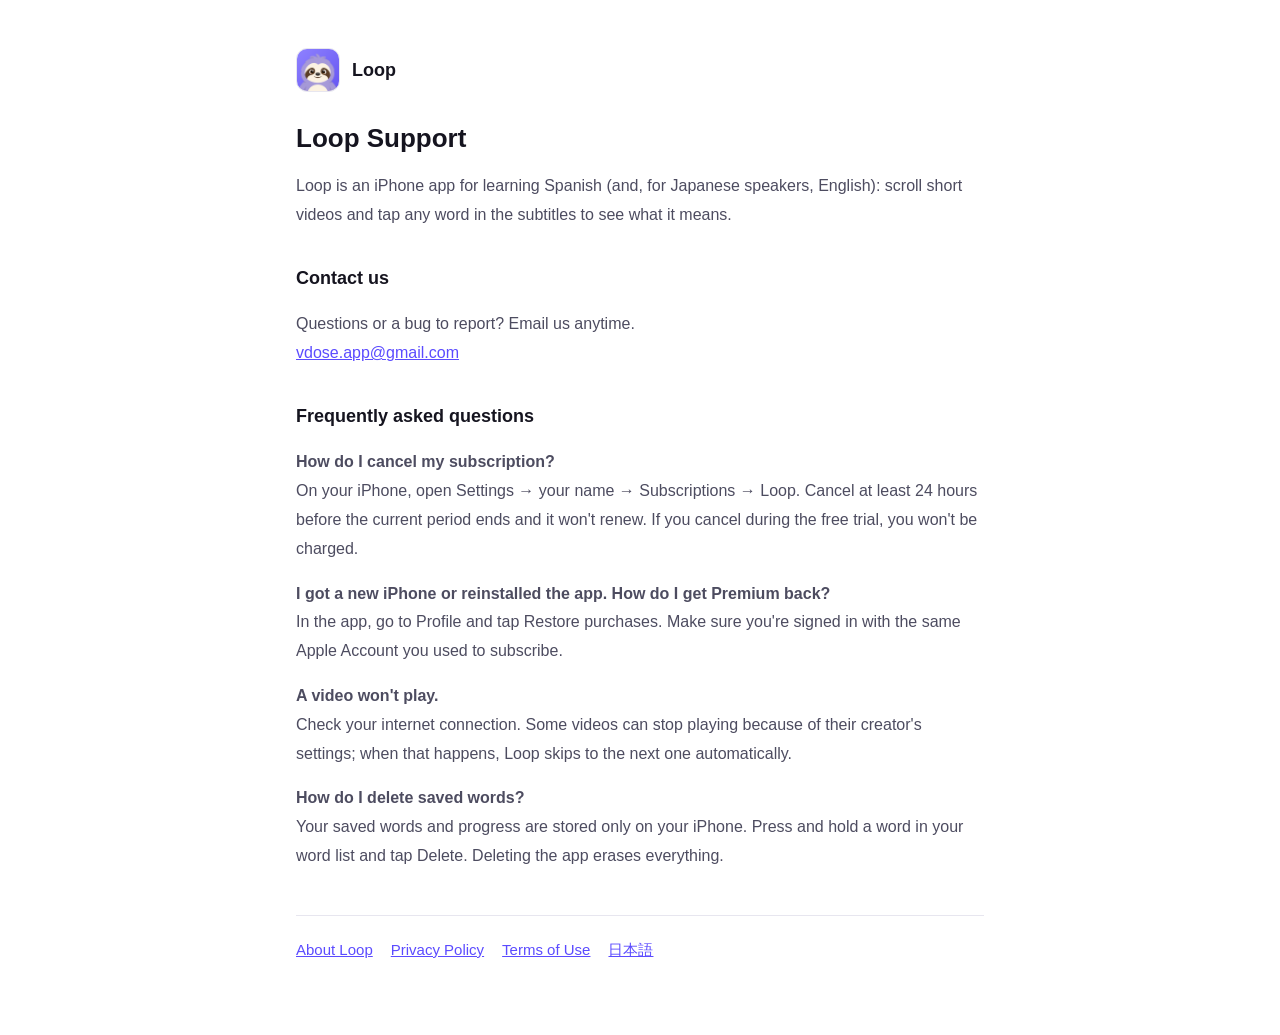
<file: en/support/index.html>
<!doctype html>
<html lang="en">
<head>
<meta charset="utf-8">
<meta name="viewport" content="width=device-width, initial-scale=1">
<title>Support — Loop</title>
<link rel="stylesheet" href="../../style.css">
<link rel="icon" href="../../assets/favicon.png">
<link rel="apple-touch-icon" href="../../assets/apple-touch-icon.png">
</head>
<body>
<main>
<header><img src="../../icon.png" alt=""><a href="../../">Loop</a></header>
<h1>Loop Support</h1>
<p>Loop is an iPhone app for learning Spanish (and, for Japanese speakers, English): scroll short videos and tap any word in the subtitles to see what it means.</p>

<h2>Contact us</h2>
<p>Questions or a bug to report? Email us anytime.<br>
<a href="mailto:vdose.app@gmail.com">vdose.app@gmail.com</a></p>

<h2>Frequently asked questions</h2>
<p><strong>How do I cancel my subscription?</strong><br>
On your iPhone, open Settings → your name → Subscriptions → Loop. Cancel at least 24 hours before the current period ends and it won't renew. If you cancel during the free trial, you won't be charged.</p>
<p><strong>I got a new iPhone or reinstalled the app. How do I get Premium back?</strong><br>
In the app, go to Profile and tap Restore purchases. Make sure you're signed in with the same Apple Account you used to subscribe.</p>
<p><strong>A video won't play.</strong><br>
Check your internet connection. Some videos can stop playing because of their creator's settings; when that happens, Loop skips to the next one automatically.</p>
<p><strong>How do I delete saved words?</strong><br>
Your saved words and progress are stored only on your iPhone. Press and hold a word in your word list and tap Delete. Deleting the app erases everything.</p>

<nav><a href="../../">About Loop</a><a href="../privacy/">Privacy Policy</a><a href="../terms/">Terms of Use</a><a href="../../support/">日本語</a></nav>
</main>
</body>
</html>
</file>
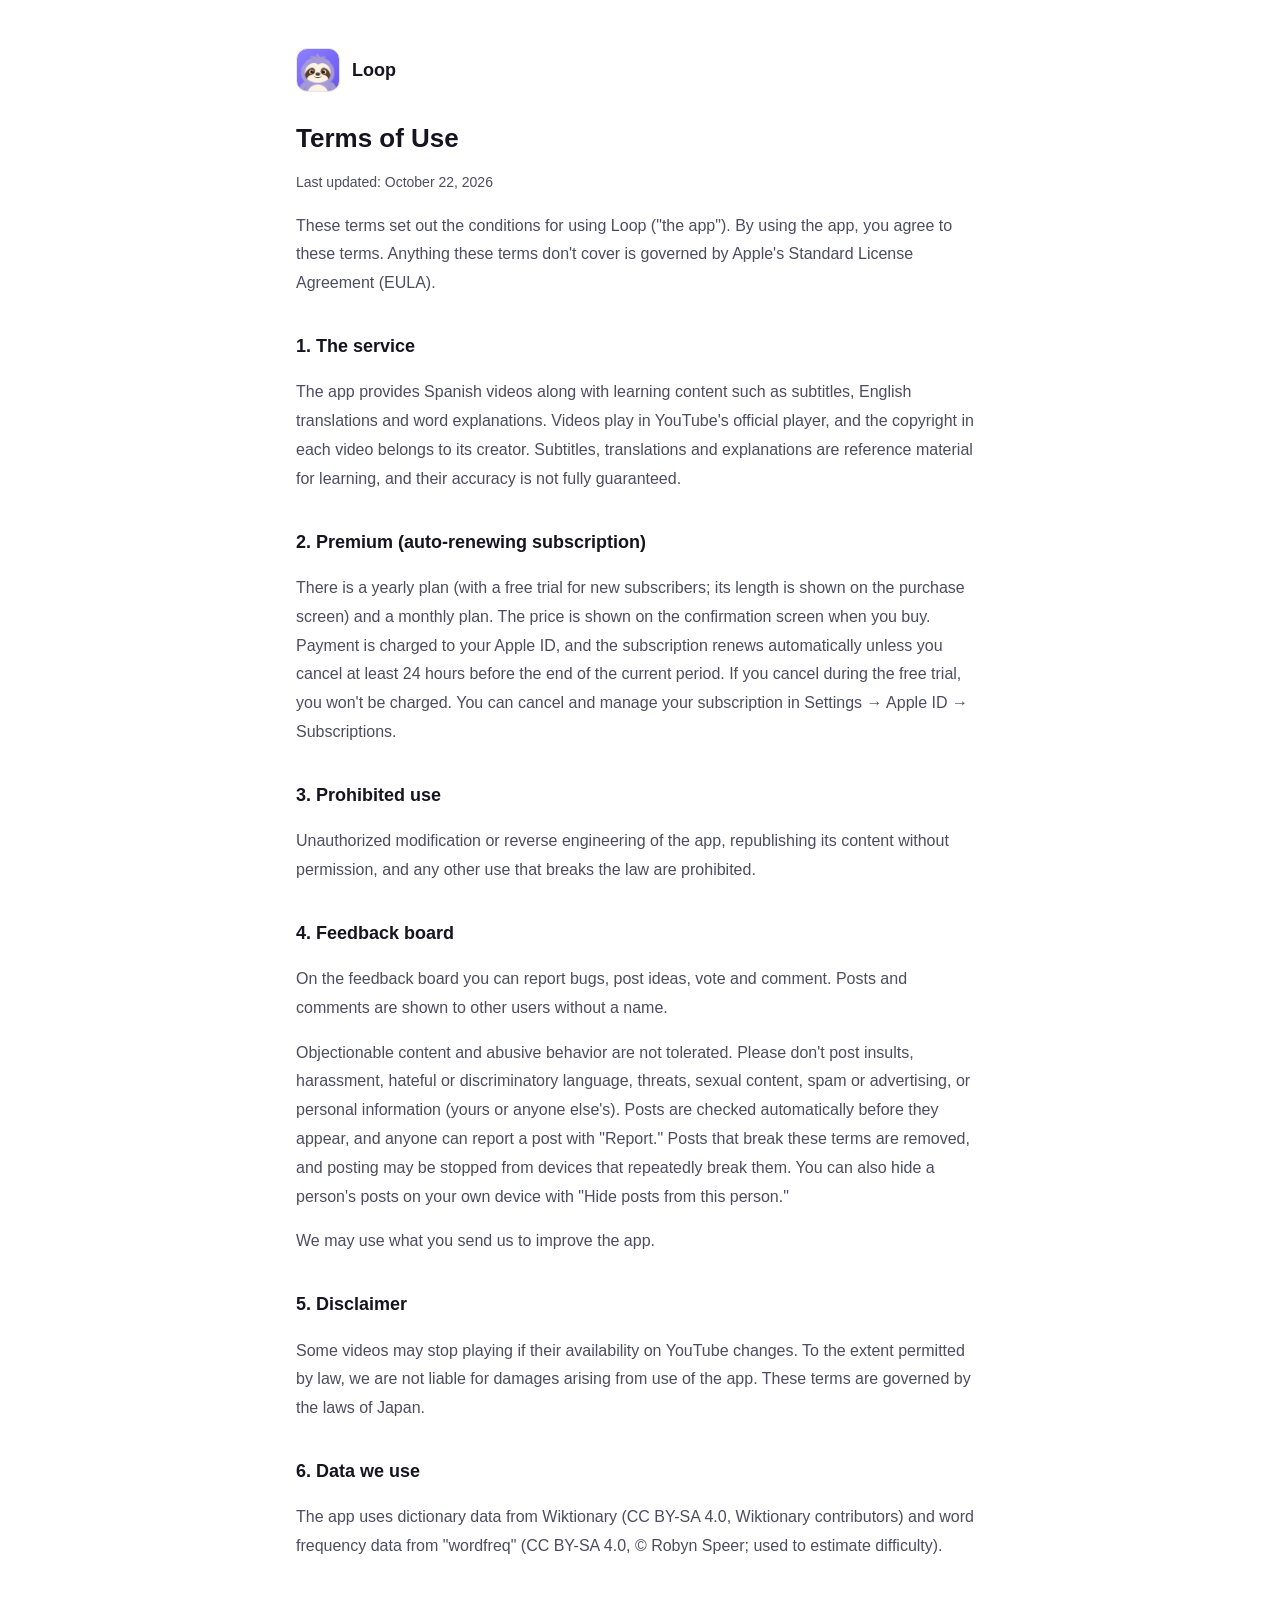
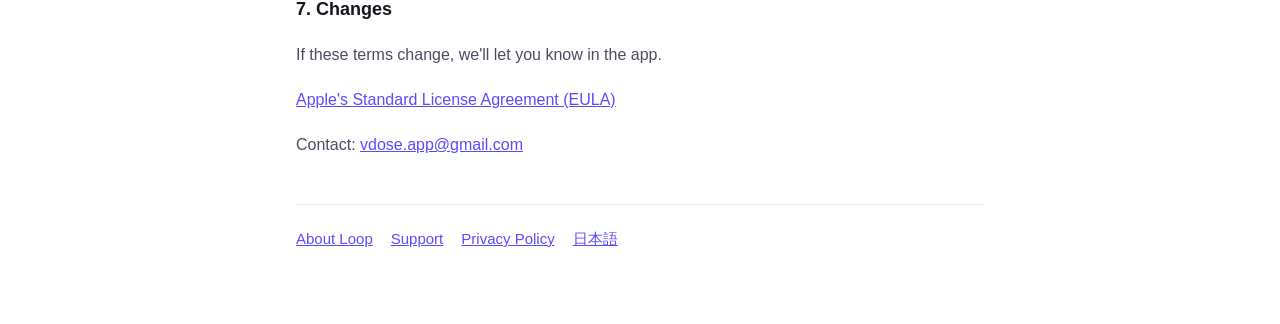
<file: en/terms/index.html>
<!doctype html>
<html lang="en">
<head>
<meta charset="utf-8">
<meta name="viewport" content="width=device-width, initial-scale=1">
<title>Terms of Use — Loop</title>
<link rel="stylesheet" href="../../style.css">
<link rel="icon" href="../../assets/favicon.png">
<link rel="apple-touch-icon" href="../../assets/apple-touch-icon.png">
</head>
<body>
<main>
<header><img src="../../icon.png" alt=""><a href="../../">Loop</a></header>
<h1>Terms of Use</h1>
<p class="updated">Last updated: October 22, 2026</p>
<p>These terms set out the conditions for using Loop ("the app"). By using the app, you agree to these terms. Anything these terms don't cover is governed by Apple's Standard License Agreement (EULA).</p>

<h2>1. The service</h2>
<p>The app provides Spanish videos along with learning content such as subtitles, English translations and word explanations. Videos play in YouTube's official player, and the copyright in each video belongs to its creator. Subtitles, translations and explanations are reference material for learning, and their accuracy is not fully guaranteed.</p>

<h2>2. Premium (auto-renewing subscription)</h2>
<p>There is a yearly plan (with a free trial for new subscribers; its length is shown on the purchase screen) and a monthly plan. The price is shown on the confirmation screen when you buy. Payment is charged to your Apple ID, and the subscription renews automatically unless you cancel at least 24 hours before the end of the current period. If you cancel during the free trial, you won't be charged. You can cancel and manage your subscription in Settings → Apple ID → Subscriptions.</p>

<h2>3. Prohibited use</h2>
<p>Unauthorized modification or reverse engineering of the app, republishing its content without permission, and any other use that breaks the law are prohibited.</p>

<h2>4. Feedback board</h2>
<p>On the feedback board you can report bugs, post ideas, vote and comment. Posts and comments are shown to other users without a name.</p>
<p>Objectionable content and abusive behavior are not tolerated. Please don't post insults, harassment, hateful or discriminatory language, threats, sexual content, spam or advertising, or personal information (yours or anyone else's). Posts are checked automatically before they appear, and anyone can report a post with "Report." Posts that break these terms are removed, and posting may be stopped from devices that repeatedly break them. You can also hide a person's posts on your own device with "Hide posts from this person."</p>
<p>We may use what you send us to improve the app.</p>

<h2>5. Disclaimer</h2>
<p>Some videos may stop playing if their availability on YouTube changes. To the extent permitted by law, we are not liable for damages arising from use of the app. These terms are governed by the laws of Japan.</p>

<h2>6. Data we use</h2>
<p>The app uses dictionary data from Wiktionary (CC BY-SA 4.0, Wiktionary contributors) and word frequency data from "wordfreq" (CC BY-SA 4.0, © Robyn Speer; used to estimate difficulty).</p>

<h2>7. Changes</h2>
<p>If these terms change, we'll let you know in the app.</p>
<p><a href="https://www.apple.com/legal/internet-services/itunes/dev/stdeula/">Apple's Standard License Agreement (EULA)</a></p>
<p>Contact: <a href="mailto:vdose.app@gmail.com">vdose.app@gmail.com</a></p>

<nav><a href="../../">About Loop</a><a href="../../support/">Support</a><a href="../privacy/">Privacy Policy</a><a href="../../terms/">日本語</a></nav>
</main>
</body>
</html>
</file>
<file: assets/landing.css>
/* Loop — landing page.
 * Phone first (most visitors come from Instagram / TikTok on an iPhone), then wider
 * layouts from 760px and 1040px. Colors are the app's (Design/Theme.swift): electric
 * indigo for the brand, lime for the word being said. Light only (the founder, 2026-10-03).
 * No web fonts: the system's Hiragino on iPhone, and nothing to wait for in an in-app
 * browser. */

:root {
  --bg: #F6F5FB;
  --bg-2: #EEECF8;
  --card: #FFFFFF;
  --ink: #15141F;
  --ink-2: #4D4C60;
  --ink-3: #8C8BA1;
  --line: #E4E2EF;
  --accent: #5B4BFF;
  --accent-ink: #4A3BE8;
  --accent-soft: #ECE9FF;
  --lime: #D4FF4F;
  --lime-ink: #10110A;
  --bezel: #1B1A26;
  --shadow: 0 24px 60px -24px rgba(48, 36, 140, .35), 0 8px 20px -12px rgba(21, 20, 31, .18);
  --radius: 22px;
  --gutter: 20px;
  color-scheme: light;
}

*, *::before, *::after { box-sizing: border-box; }
html { -webkit-text-size-adjust: 100%; scroll-behavior: smooth; }
@media (prefers-reduced-motion: reduce) { html { scroll-behavior: auto; } }
body {
  margin: 0;
  background: var(--bg);
  color: var(--ink);
  font: 16px/1.8 -apple-system, BlinkMacSystemFont, "Hiragino Sans", "Hiragino Kaku Gothic ProN",
        "Noto Sans JP", "Yu Gothic", Meiryo, sans-serif;
  font-feature-settings: "palt" 1;
  letter-spacing: .02em;
  overflow-x: hidden;
}
img, video, svg { display: block; max-width: 100%; }
a { color: var(--accent-ink); }
strong { color: var(--ink); }

/* Japanese wraps anywhere; phrases in .nb stay whole and wrap between each other. */
.nb { display: inline-block; }
.sp { display: inline; }
@media (min-width: 760px) { .sp { display: none; } }

.wrap { width: 100%; max-width: 1080px; margin: 0 auto; padding: 0 var(--gutter); }
.wrap--narrow { max-width: 760px; }
.center { text-align: center; }

.h2 {
  margin: 0 0 14px;
  font-size: clamp(1.7rem, 6.4vw, 2.6rem);
  line-height: 1.32;
  font-weight: 800;
  letter-spacing: .01em;
}
.h3 { margin: 0 0 8px; font-size: 1.5rem; line-height: 1.3; font-weight: 800; }
.sub { margin: 0 0 28px; color: var(--ink-2); font-size: 1.02rem; line-height: 1.9; }
.sub.center { max-width: 640px; margin-left: auto; margin-right: auto; }
.accent { color: var(--accent); }

section { padding: 72px 0; }
@media (min-width: 760px) { section { padding: 104px 0; } }

/* ---------------------------------------------------------------- Header */

.top {
  position: sticky; top: 0; z-index: 10;
  padding-top: env(safe-area-inset-top);
  background: color-mix(in srgb, var(--bg) 78%, transparent);
  -webkit-backdrop-filter: saturate(1.6) blur(16px);
  backdrop-filter: saturate(1.6) blur(16px);
  border-bottom: 1px solid color-mix(in srgb, var(--line) 70%, transparent);
}
@supports not (background: color-mix(in srgb, red 50%, blue)) { .top { background: var(--bg); } }
.top__in { max-width: 1080px; margin: 0 auto; padding: 10px var(--gutter); display: flex; align-items: center; justify-content: space-between; }
.brand { display: inline-flex; align-items: center; gap: 10px; color: var(--ink); text-decoration: none; font-weight: 800; font-size: 1.2rem; letter-spacing: .01em; }
.brand img { border-radius: 9px; }
.top__cta {
  padding: 9px 16px; border-radius: 999px;
  background: var(--accent); color: #fff; text-decoration: none;
  font-size: .9rem; font-weight: 700; letter-spacing: .03em;
  box-shadow: 0 6px 18px -6px rgba(91, 75, 255, .55);
}
.top__cta:active { transform: scale(.97); }

/* ---------------------------------------------------------------- Hero */

.hero { padding: 36px 0 24px; overflow: hidden; }
.hero__in { display: grid; gap: 8px; align-items: center; }
.hero__copy { text-align: center; }
.eyebrow {
  display: inline-block; margin: 0 0 14px; padding: 5px 14px;
  border-radius: 999px; background: var(--accent-soft); color: var(--accent-ink);
  font-size: .85rem; font-weight: 700; letter-spacing: .08em;
}
.hero__title {
  margin: 0 0 18px;
  font-size: clamp(1.95rem, 9.2vw, 3.35rem);
  line-height: 1.26; font-weight: 900; letter-spacing: .005em;
}
.lead { margin: 0 auto 26px; max-width: 30em; color: var(--ink-2); font-size: 1.06rem; line-height: 1.95; }

.get { display: flex; flex-direction: column; align-items: center; gap: 10px; }
.badge { display: inline-block; line-height: 0; border-radius: 12px; transition: transform .15s ease; }
.badge img { height: 56px; width: auto; }
.badge:active { transform: scale(.97); }
.get__note { margin: 0; color: var(--ink-3); font-size: .84rem; line-height: 1.6; }

.hero__visual { position: relative; width: min(86vw, 420px); margin: 10px auto 0; }
.glow {
  position: absolute; inset: 12% 4% 6%;
  background: radial-gradient(closest-side, rgba(124, 111, 255, .45), rgba(124, 111, 255, 0));
  filter: blur(10px);
}
.screen--hero { position: relative; width: min(66vw, 300px); }
.demo-wrap { margin: 0 auto; width: min(86vw, 400px); }
.demo { width: 100%; height: auto; aspect-ratio: 2 / 3; }
.hero__sloth {
  position: absolute; left: -4%; bottom: -2%; width: 36%; height: auto;
  filter: drop-shadow(0 10px 18px rgba(48, 36, 140, .25));
  animation: bob 4.8s ease-in-out infinite;
}
@keyframes bob { 0%, 100% { transform: translateY(0) rotate(-2deg); } 50% { transform: translateY(-8px) rotate(2deg); } }

@media (min-width: 1040px) {
  .hero { padding: 64px 0 40px; }
  .hero__in { grid-template-columns: 1.2fr .8fr; gap: 32px; }
  .hero__copy { text-align: left; }
  .lead { margin-left: 0; }
  .get { align-items: flex-start; }
  .hero__visual { margin: 0 0 0 auto; width: 420px; }
}

/* ---------------------------------------------------------------- Subtitle ribbon */

.ribbon { padding: 34px 0 30px; background: #0E0E14; color: #F5F5FA; text-align: center; }
.karaoke {
  font-size: clamp(1.25rem, 5.6vw, 2.1rem); font-weight: 800; line-height: 1.7;
  letter-spacing: .01em; font-feature-settings: normal;
}
.karaoke span {
  display: inline-block; padding: 0 .18em; margin: 0 .04em .12em;
  box-shadow: inset 0 -2px 0 rgba(255, 255, 255, .24);
  transition: background-color .18s ease, color .18s ease, border-radius .18s ease;
}
.karaoke span.on { background: var(--lime); color: var(--lime-ink); border-radius: .4em; box-shadow: none; }
.karaoke__ja { margin: 8px 0 0; color: #BDBCD0; font-size: .98rem; }
.ribbon__note { margin: 14px 0 0; color: #85849B; font-size: .82rem; }

/* ---------------------------------------------------------------- Steps */

.steps .h2 { text-align: center; margin-bottom: 40px; }
.step { display: grid; gap: 26px; align-items: center; margin: 0 auto 64px; max-width: 920px; }
.step:last-child { margin-bottom: 0; }
.step__text { text-align: center; }
.step__text p { margin: 0 auto; max-width: 26em; color: var(--ink-2); line-height: 1.95; }
.step__num {
  margin: 0 0 4px !important; color: var(--accent) !important;
  font-size: .95rem; font-weight: 800; letter-spacing: .18em;
}
@media (min-width: 760px) {
  .step { grid-template-columns: 1fr 1fr; gap: 56px; }
  .step__text { text-align: left; }
  .step__text p { margin: 0; }
  .step--flip .step__text { order: 2; }
}

/* A screenshot in a thin bezel. */
.screen {
  margin: 0 auto; width: min(68vw, 300px);
  border-radius: 34px; padding: 7px; background: var(--bezel);
  box-shadow: var(--shadow);
}
.screen img { width: 100%; height: auto; border-radius: 28px; }

/* ---------------------------------------------------------------- Why */

.why { background: var(--bg-2); }
.why__in { display: grid; gap: 36px; align-items: center; }
.why__copy { text-align: center; }
.compare { list-style: none; margin: 0; padding: 0; display: grid; gap: 12px; text-align: left; }
.compare li {
  display: grid; grid-template-columns: 28px 1fr; gap: 4px 10px; align-items: center;
  padding: 16px 18px; border-radius: 18px; background: var(--card); border: 1px solid var(--line);
}
.compare li > span:nth-child(2) { color: var(--ink-3); font-size: .92rem; text-decoration: line-through; text-decoration-color: rgba(140, 139, 161, .5); }
.compare li > span:nth-child(4) { font-weight: 700; }
.compare .x, .compare .o {
  width: 28px; height: 28px; border-radius: 50%; display: grid; place-items: center;
  font-size: .9rem; font-weight: 800;
}
.compare .x { background: rgba(140, 139, 161, .16); color: var(--ink-3); }
.compare .o { background: var(--accent); color: #fff; }

.chart { margin: 0 auto; width: 100%; max-width: 440px; padding: 20px 18px 14px; border-radius: var(--radius); background: var(--card); border: 1px solid var(--line); box-shadow: var(--shadow); }
.chart svg { width: 100%; height: auto; overflow: visible; }
.chart__axis { stroke: var(--line); stroke-width: 2; }
.chart__book { fill: none; stroke: var(--ink-3); stroke-width: 4; stroke-linecap: round; stroke-dasharray: 2 9; }
.chart__loop { fill: none; stroke: var(--accent); stroke-width: 5; stroke-linecap: round; }
.chart__dot { fill: var(--accent); }
.chart__lbl { fill: var(--ink-3); font-size: 13px; font-weight: 700; }
.chart__lbl--loop { fill: var(--accent); font-size: 15px; font-weight: 800; }
.chart__axis-lbl { fill: var(--ink-3); font-size: 11px; }
.chart.in .chart__loop { stroke-dasharray: 420; stroke-dashoffset: 420; animation: draw 1.6s .2s cubic-bezier(.6, .1, .2, 1) forwards; }
@keyframes draw { to { stroke-dashoffset: 0; } }

@media (min-width: 900px) {
  .why__in { grid-template-columns: 1.1fr .9fr; gap: 64px; }
  .why__copy { text-align: left; }
}

/* ---------------------------------------------------------------- Genres */

.genres { text-align: center; }
.chips { list-style: none; margin: 0 auto; padding: 0; display: flex; flex-wrap: wrap; justify-content: center; gap: 10px; max-width: 760px; }
.chips li {
  padding: 9px 16px; border-radius: 999px; background: var(--card); border: 1px solid var(--line);
  font-size: .95rem; font-weight: 600; white-space: nowrap;
}
.genres__note { margin: 26px 0 0; color: var(--ink-2); font-size: .95rem; }

/* ---------------------------------------------------------------- Features */

.features { background: var(--bg-2); }
.features__in { display: grid; gap: 44px; align-items: center; }
.features .h2 { text-align: center; margin-bottom: 30px; }
.grid { list-style: none; margin: 0; padding: 0; display: grid; gap: 14px; }
.feat { padding: 20px 20px 18px; border-radius: 20px; background: var(--card); border: 1px solid var(--line); }
.feat svg {
  width: 40px; height: 40px; padding: 8px; margin-bottom: 10px; border-radius: 12px;
  background: var(--accent-soft); stroke: var(--accent-ink); fill: none; stroke-width: 2;
  stroke-linecap: round; stroke-linejoin: round;
}
.feat h3 { margin: 0 0 4px; font-size: 1.05rem; font-weight: 800; }
.feat p { margin: 0; color: var(--ink-2); font-size: .92rem; line-height: 1.8; }
@media (min-width: 640px) { .grid { grid-template-columns: 1fr 1fr; } }
@media (min-width: 1040px) {
  .features__in { grid-template-columns: 1fr 300px; gap: 64px; }
  .features .h2 { text-align: left; }
}

/* ---------------------------------------------------------------- FAQ */

.faq .h2 { margin-bottom: 26px; }
details {
  border-radius: 18px; background: var(--card); border: 1px solid var(--line);
  margin-bottom: 12px; overflow: hidden;
}
summary {
  list-style: none; cursor: pointer; padding: 18px 52px 18px 20px; position: relative;
  font-weight: 700; line-height: 1.6;
}
summary::-webkit-details-marker { display: none; }
summary::after {
  content: ""; position: absolute; right: 22px; top: 50%; width: 9px; height: 9px;
  border-right: 2.5px solid var(--ink-3); border-bottom: 2.5px solid var(--ink-3);
  transform: translateY(-70%) rotate(45deg); transition: transform .2s ease;
}
details[open] summary::after { transform: translateY(-30%) rotate(-135deg); }
details p { margin: 0; padding: 0 20px 18px; color: var(--ink-2); font-size: .95rem; line-height: 1.9; }
.faq__more { margin: 22px 0 0; text-align: center; color: var(--ink-2); font-size: .95rem; }

/* ---------------------------------------------------------------- Final */

.final { padding-top: 40px; text-align: center; }
.final__in { display: flex; flex-direction: column; align-items: center; }
.final__sloth { width: 170px; height: auto; margin-bottom: 8px; filter: drop-shadow(0 12px 20px rgba(48, 36, 140, .22)); }
.final .h2 { margin-bottom: 24px; }
.final .get__note { margin-top: 10px; }

/* ---------------------------------------------------------------- Footer */

.foot { padding: 40px 0 calc(40px + env(safe-area-inset-bottom)); border-top: 1px solid var(--line); }
.foot__in { display: flex; flex-direction: column; align-items: center; gap: 14px; text-align: center; }
.foot__in .brand { font-size: 1.05rem; }
.foot__in .brand img { border-radius: 7px; }
.foot__nav { display: flex; flex-wrap: wrap; justify-content: center; gap: 6px 22px; font-size: .9rem; }
.foot__nav a { color: var(--ink-2); text-decoration: none; }
.foot__nav a:hover { color: var(--accent-ink); }
.foot__fine { margin: 0; max-width: 640px; color: var(--ink-3); font-size: .76rem; line-height: 1.8; }

/* ---------------------------------------------------------------- Motion */

.reveal { opacity: 0; transform: translateY(18px); transition: opacity .7s ease, transform .7s cubic-bezier(.2, .7, .2, 1); }
.reveal.in { opacity: 1; transform: none; }
html.no-js .reveal, html:not(.js) .reveal { opacity: 1; transform: none; }
@media (prefers-reduced-motion: reduce) {
  .reveal { opacity: 1; transform: none; transition: none; }
  .hero__sloth { animation: none; }
  .chart.in .chart__loop { animation: none; stroke-dasharray: none; stroke-dashoffset: 0; }
}

:focus-visible { outline: 2.5px solid var(--accent); outline-offset: 3px; border-radius: 8px; }
.pc { display: none; }
@media (min-width: 760px) { .pc { display: inline; } }
</file>
<file: style.css>
:root { --bg: #ffffff; --ink: #15141f; --ink2: #4d4c60; --line: #e7e6ef; --accent: #5b4bff; }
* { box-sizing: border-box; }
body {
  margin: 0; background: var(--bg); color: var(--ink);
  font: 16px/1.8 -apple-system, BlinkMacSystemFont, "Hiragino Sans", "Hiragino Kaku Gothic ProN", "Noto Sans JP", Meiryo, sans-serif;
  -webkit-text-size-adjust: 100%;
}
main { max-width: 720px; margin: 0 auto; padding: 48px 16px 72px; }
header { display: flex; align-items: center; gap: 12px; margin-bottom: 28px; }
header img { width: 44px; height: 44px; border-radius: 11px; border: 1px solid var(--line); }
header a { color: var(--ink); text-decoration: none; font-weight: 700; font-size: 18px; }
h1 { font-size: 26px; line-height: 1.4; margin: 0 0 8px; }
h2 { font-size: 18px; margin: 32px 0 6px; }
p, li { color: var(--ink2); }
.updated { font-size: 14px; }
a { color: var(--accent); }
nav { margin-top: 44px; padding-top: 20px; border-top: 1px solid var(--line); font-size: 15px; }
nav a { margin-right: 18px; }
</file>
